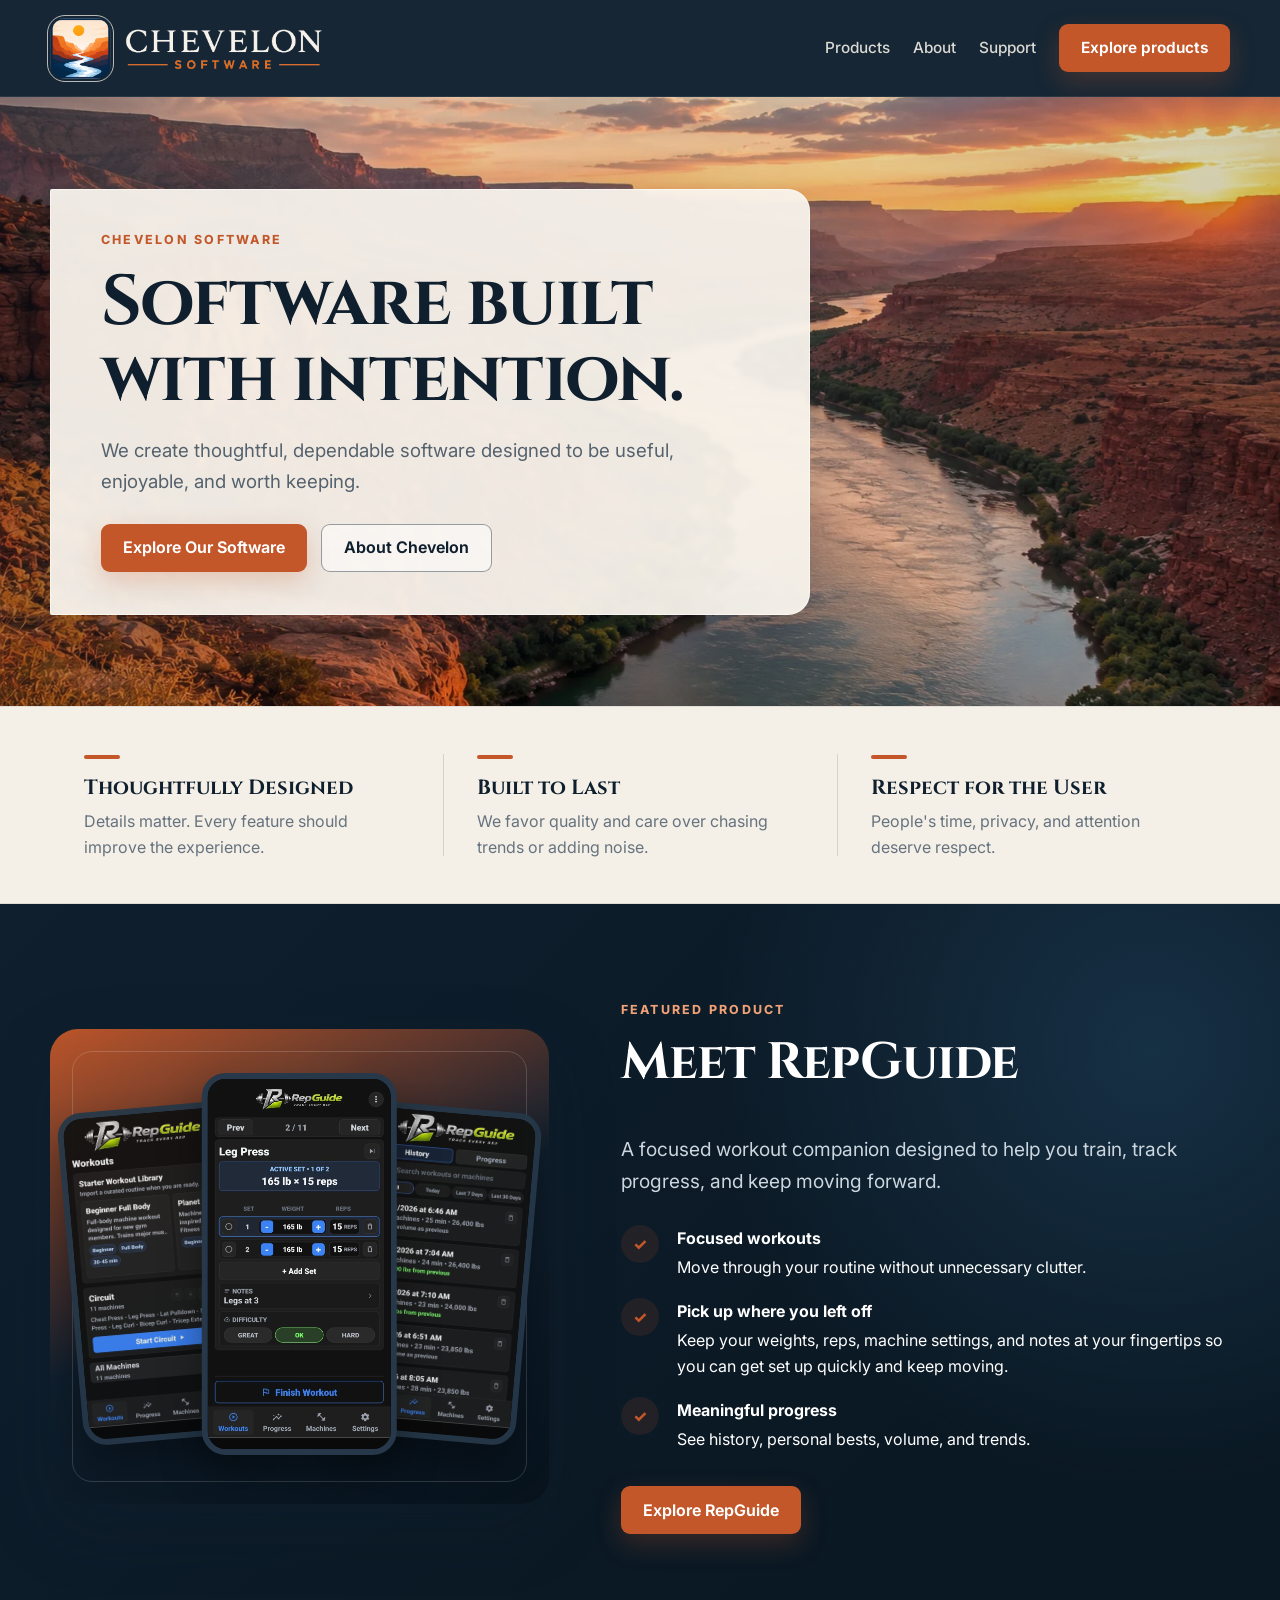
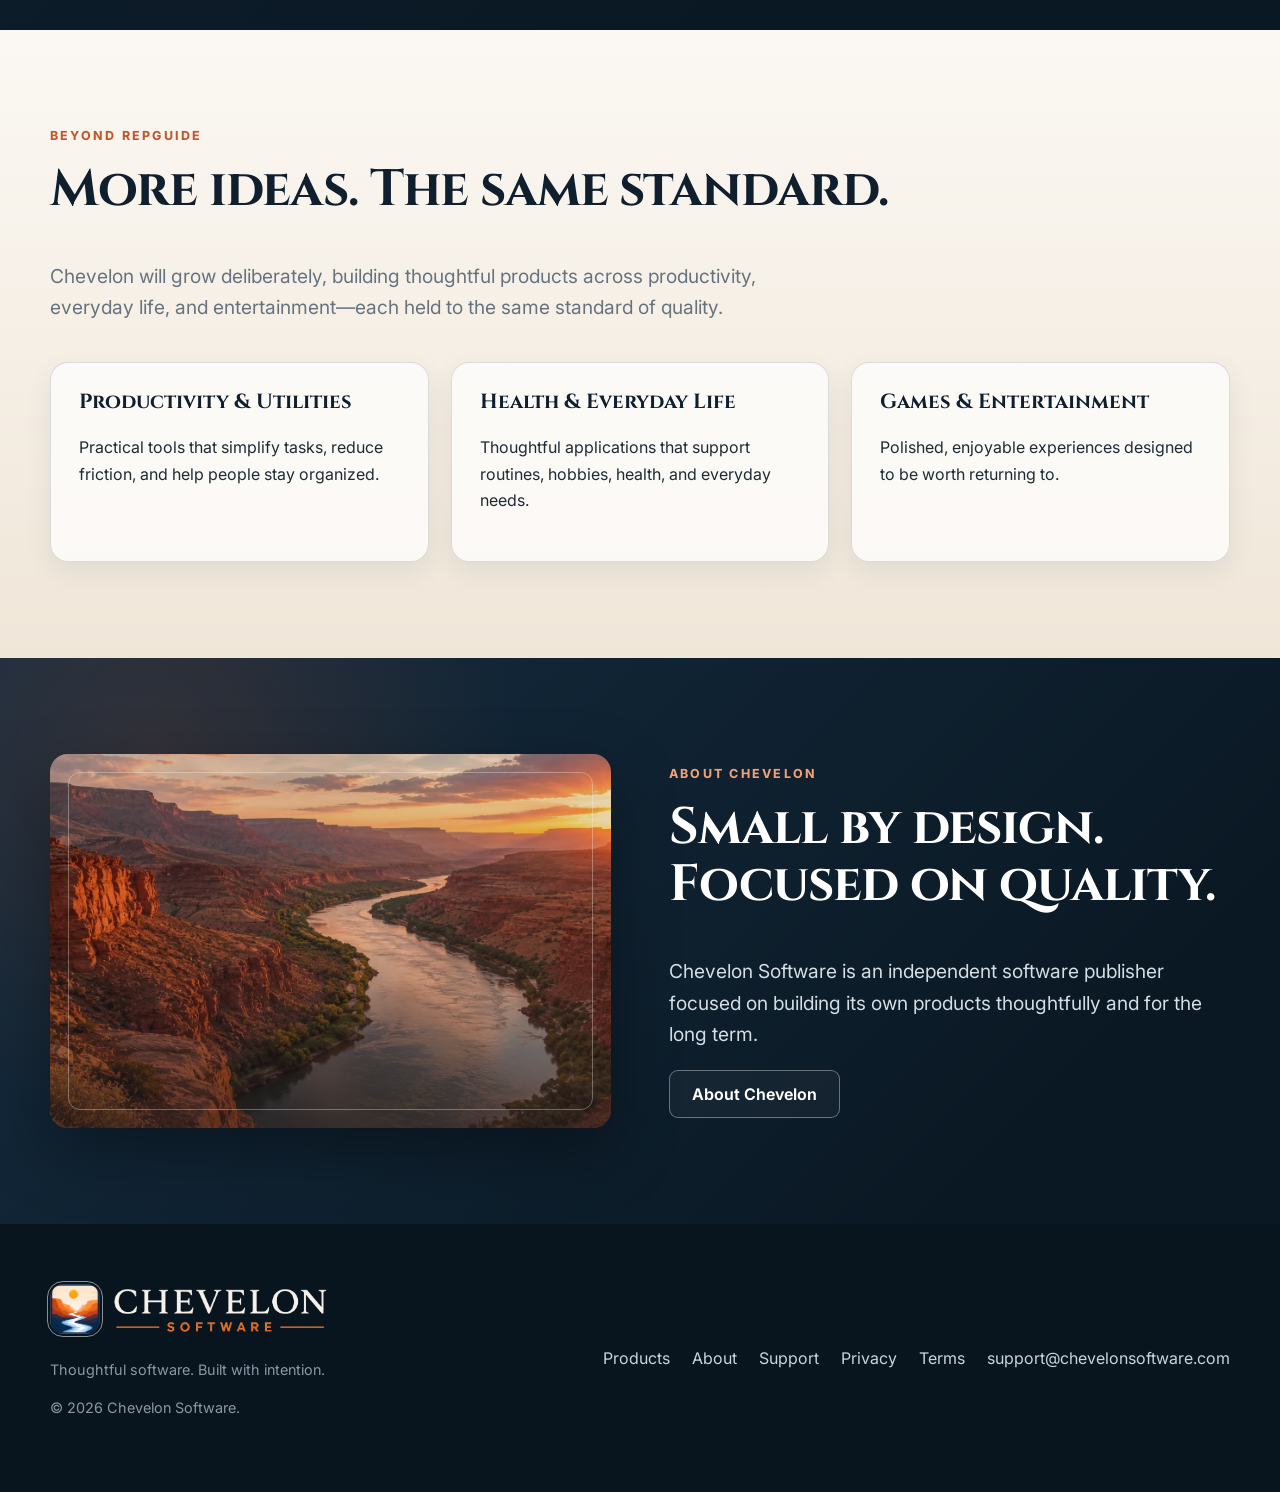
<file: index.html>
<!doctype html>
<html lang="en">
<head>

<meta charset="UTF-8">
<meta name="viewport" content="width=device-width, initial-scale=1.0">
<link rel="icon" type="image/png" sizes="32x32" href="assets/favicon-32x32.png">
<link rel="icon" type="image/png" sizes="16x16" href="assets/favicon-16x16.png">
<link rel="apple-touch-icon" sizes="180x180" href="assets/apple-touch-icon.png">
<link rel="stylesheet" href="css/styles.css">
<link rel="preconnect" href="https://fonts.googleapis.com">
<link rel="preconnect" href="https://fonts.gstatic.com" crossorigin>
<link href="https://fonts.googleapis.com/css2?family=Cinzel:wght@600&family=Inter:wght@400;500;600;700&display=swap" rel="stylesheet">

<title>Chevelon Software | Thoughtful Software Built to Last</title>
<meta name="description" content="Chevelon Software is an independent software publisher creating thoughtful, useful products designed for the long term.">
<meta property="og:title" content="Chevelon Software">
<meta property="og:description" content="Thoughtful software. Built with intention.">
<meta property="og:image" content="assets/chevelon-og-image-1200x630.png">
</head>
<body>

<header class="site-header">
  <div class="container nav-wrap">
    <a class="brand" href="index.html" aria-label="Chevelon Software home">
      <img
        class="brand-icon"
        src="assets/chevelon-icon-master.png"
        alt=""
        width="418"
        height="418"
      >
      <img
        class="brand-wordmark"
        src="assets/chevelon-wordmark-dark-transparent.png"
        alt="Chevelon Software"
        width="1305"
        height="315"
      >
    </a>
    <nav class="nav-links" aria-label="Primary navigation">
      <a href="products.html">Products</a>
      <a href="about.html">About</a>
      <a href="support.html">Support</a>
      <a class="btn btn-primary" href="products.html">Explore products</a>
    </nav>
  </div>
</header>

<main>
  
<section class="hero-photo">
  <div class="container hero-photo-inner">
    <div class="hero-photo-panel">
      <div class="eyebrow">Chevelon Software</div>
      <h1 class="hero-headline">
        <span>Software built</span>
        <span>with intention.</span>
      </h1>
      <p class="lead">We create thoughtful, dependable software designed to be useful, enjoyable, and worth keeping.</p>
      <div class="hero-actions">
        <a class="btn btn-primary" href="products.html">Explore Our Software</a>
        <a class="btn btn-secondary" href="about.html">About Chevelon</a>
      </div>
    </div>
  </div>
</section>


  <section class="values-strip home-values">
    <div class="container values-grid">
      <article class="value-item">
        <div class="value-mark" aria-hidden="true"></div>
        <h3>Thoughtfully Designed</h3>
        <p>Details matter. Every feature should improve the experience.</p>
      </article>
      <article class="value-item">
        <div class="value-mark" aria-hidden="true"></div>
        <h3>Built to Last</h3>
        <p>We favor quality and care over chasing trends or adding noise.</p>
      </article>
      <article class="value-item">
        <div class="value-mark" aria-hidden="true"></div>
        <h3>Respect for the User</h3>
        <p>People's time, privacy, and attention deserve respect.</p>
      </article>
    </div>
  </section>

  <section class="section section-dark">
    <div class="container product-feature">
      
<div class="product-visual repguide-showcase" aria-label="RepGuide app screenshots">
  <div class="repguide-phone repguide-phone-left">
    <picture>
      <source srcset="assets/repguide-workouts-screen.webp" type="image/webp">
      <img src="assets/repguide-workouts-screen.png" alt="RepGuide workouts screen" width="709" height="1392">
    </picture>
  </div>

  <div class="repguide-phone repguide-phone-center">
    <picture>
      <source srcset="assets/repguide-focused-workout-screen.webp" type="image/webp">
      <img src="assets/repguide-focused-workout-screen.png" alt="RepGuide focused workout screen" width="709" height="1392">
    </picture>
  </div>

  <div class="repguide-phone repguide-phone-right">
    <picture>
      <source srcset="assets/repguide-progress-screen.webp" type="image/webp">
      <img src="assets/repguide-progress-screen.png" alt="RepGuide progress history screen" width="709" height="1392">
    </picture>
  </div>
</div>
      <div class="product-copy">
        <div class="eyebrow eyebrow-light">Featured Product</div>
        <h2>Meet RepGuide</h2>
        <p class="lead">A focused workout companion designed to help you train, track progress, and keep moving forward.</p>
        <div class="feature-list">
          <div class="feature-row">
            <div class="feature-dot" aria-hidden="true">✓</div>
            <div><strong>Focused workouts</strong><span>Move through your routine without unnecessary clutter.</span></div>
          </div>
          <div class="feature-row">
            <div class="feature-dot" aria-hidden="true">✓</div>
            <div><strong>Pick up where you left off</strong><span>Keep your weights, reps, machine settings, and notes at your fingertips so you can get set up quickly and keep moving.</span></div>
          </div>
          <div class="feature-row">
            <div class="feature-dot" aria-hidden="true">✓</div>
            <div><strong>Meaningful progress</strong><span>See history, personal bests, volume, and trends.</span></div>
          </div>
        </div>
        <a class="btn btn-primary" href="repguide.html">Explore RepGuide</a>
      </div>
    </div>
  </section>

  <section class="section portfolio-section">
    <div class="container">
      <div class="eyebrow">Beyond RepGuide</div>
      <h2>More ideas. The same standard.</h2>
      <p class="lead">Chevelon will grow deliberately, building thoughtful products across productivity, everyday life, and entertainment—each held to the same standard of quality.</p>
      <div class="category-strip">
        <article class="category-card">
          <h3>Productivity & Utilities</h3>
          <p>Practical tools that simplify tasks, reduce friction, and help people stay organized.</p>
        </article>
        <article class="category-card">
          <h3>Health & Everyday Life</h3>
          <p>Thoughtful applications that support routines, hobbies, health, and everyday needs.</p>
        </article>
        <article class="category-card">
          <h3>Games & Entertainment</h3>
          <p>Polished, enjoyable experiences designed to be worth returning to.</p>
        </article>
      </div>
    </div>
  </section>

  <section class="section about-band">
    <div class="container split about-teaser">
      <div class="about-teaser-photo">
        <picture>
          <source srcset="assets/chevelon-hero-canyon.webp" type="image/webp">
          <img
            src="assets/chevelon-hero-canyon.png"
            alt="Sunlit canyon walls"
            width="1535"
            height="1024"
          >
        </picture>
      </div>
      <div class="about-teaser-copy">
        <div class="eyebrow eyebrow-light">About Chevelon</div>
        <h2>Small by design. Focused on quality.</h2>
        <p class="lead">Chevelon Software is an independent software publisher focused on building its own products thoughtfully and for the long term.</p>
        <a class="btn btn-secondary-light" href="about.html">About Chevelon</a>
      </div>
    </div>
  </section>
</main>

<footer class="site-footer">
  <div class="container footer-grid">
    <div>
      <div class="footer-logo" aria-label="Chevelon Software">
        <img class="footer-logo-icon" src="assets/chevelon-icon-master.png" alt="" width="418" height="418">
        <img class="footer-logo-wordmark" src="assets/chevelon-wordmark-dark-transparent.png" alt="Chevelon Software" width="1305" height="315">
      </div>
      <p class="small">Thoughtful software. Built with intention.</p>
      <p class="small">© <span data-year></span> Chevelon Software.</p>
    </div>
    <div class="footer-links">
      <a href="products.html">Products</a>
      <a href="about.html">About</a>
      <a href="support.html">Support</a>
      <a href="privacy.html">Privacy</a>
      <a href="terms.html">Terms</a>
      <a href="mailto:support@chevelonsoftware.com">support@chevelonsoftware.com</a>
    </div>
  </div>
</footer>
<script src="js/site.js"></script>

</body>
</html>
</file>
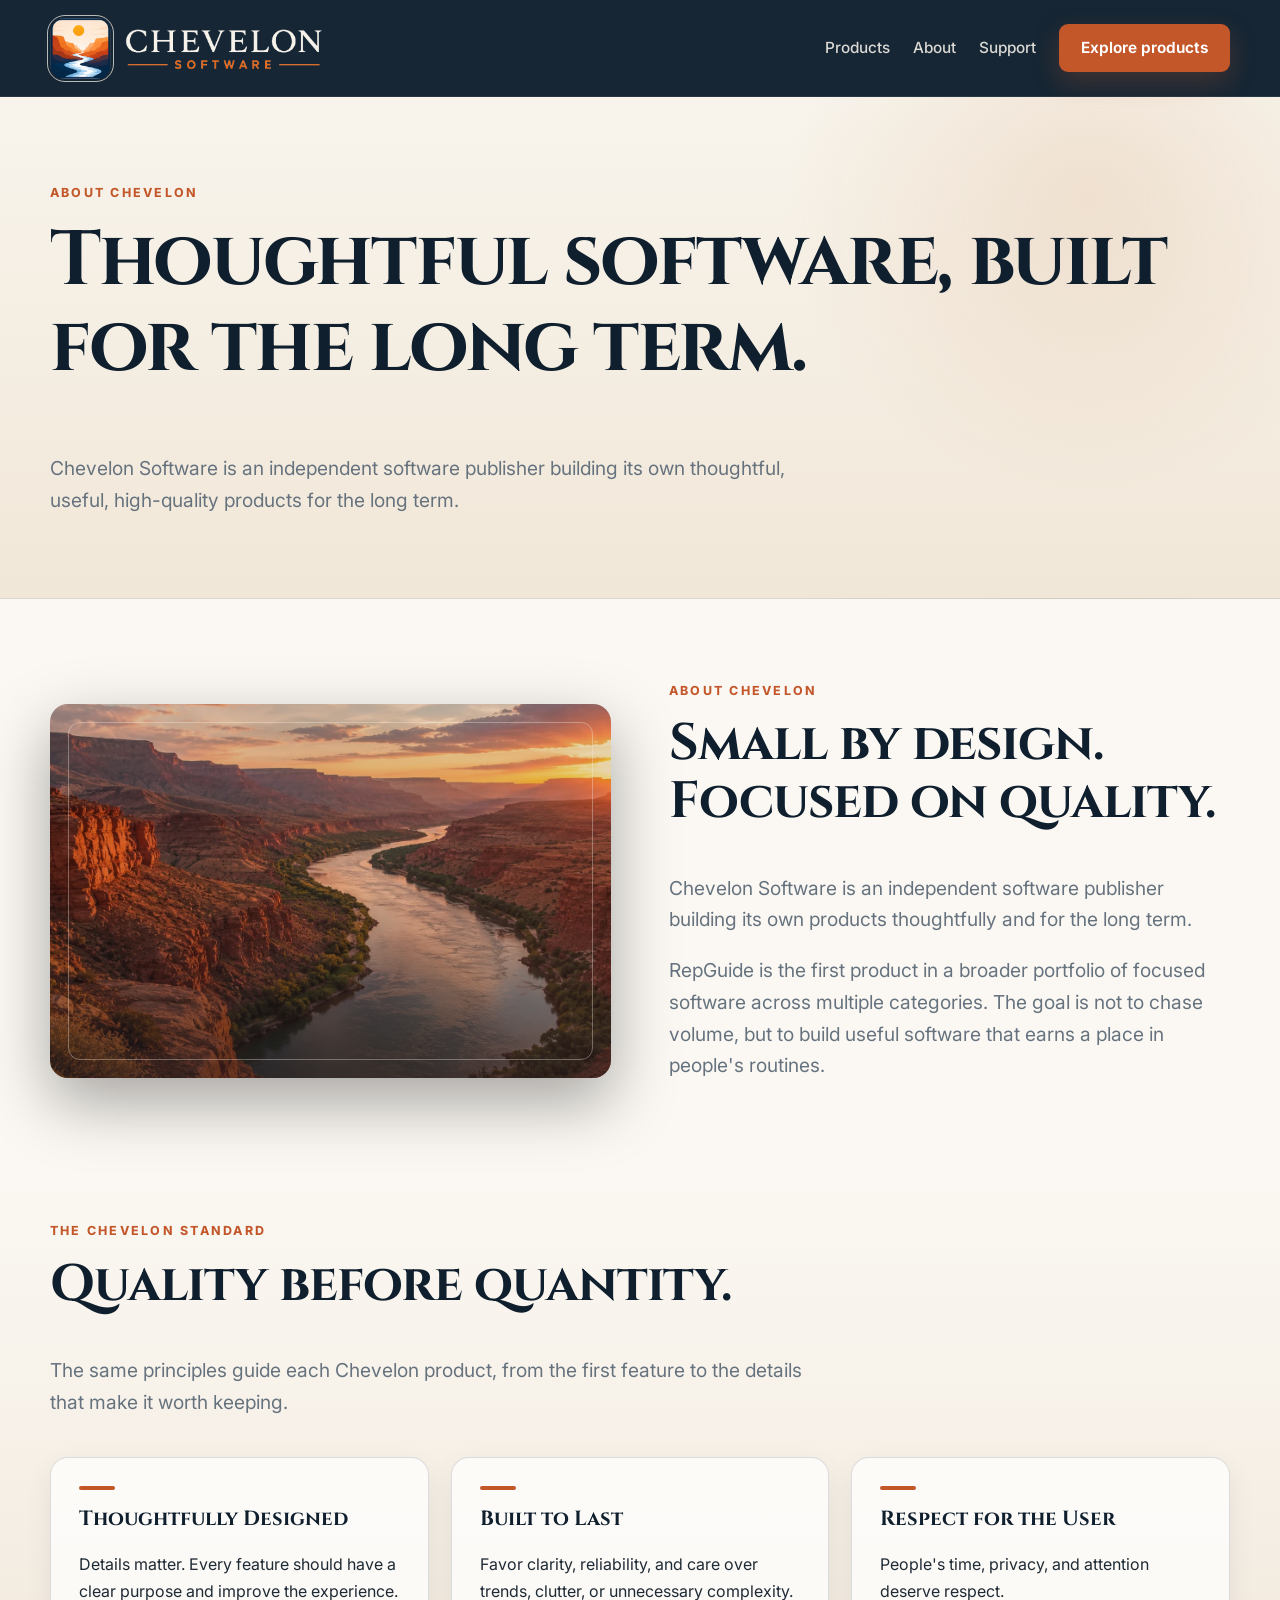
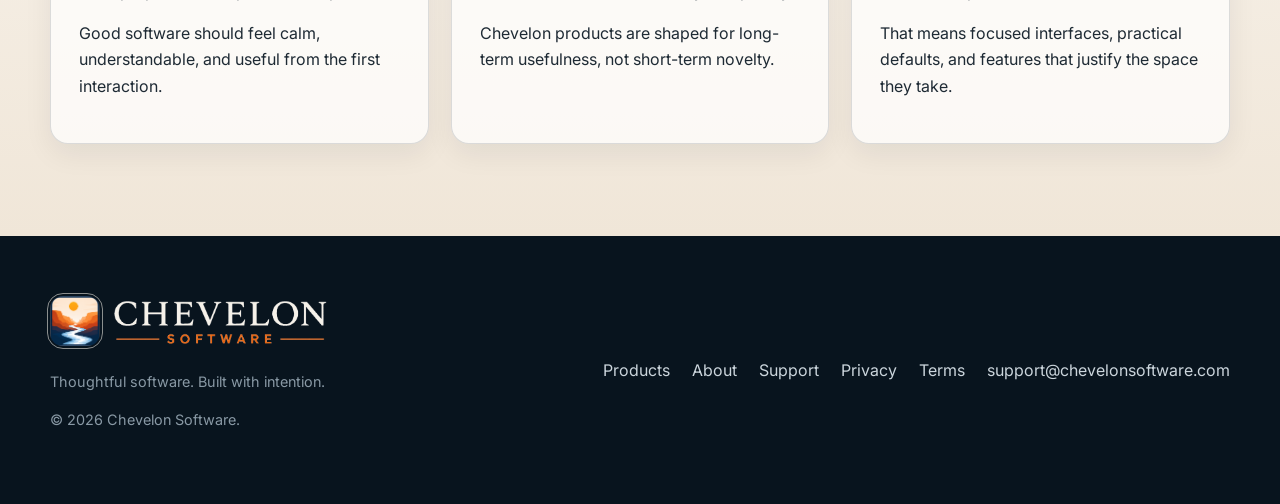
<file: about.html>
<!doctype html>
<html lang="en">
<head>
<meta charset="UTF-8">
<meta name="viewport" content="width=device-width, initial-scale=1.0">
<link rel="icon" type="image/png" sizes="32x32" href="assets/favicon-32x32.png">
<link rel="icon" type="image/png" sizes="16x16" href="assets/favicon-16x16.png">
<link rel="apple-touch-icon" sizes="180x180" href="assets/apple-touch-icon.png">
<link rel="stylesheet" href="css/styles.css">
<link rel="preconnect" href="https://fonts.googleapis.com">
<link rel="preconnect" href="https://fonts.gstatic.com" crossorigin>
<link href="https://fonts.googleapis.com/css2?family=Cinzel:wght@600&family=Inter:wght@400;500;600;700&display=swap" rel="stylesheet">
<title>About | Chevelon Software</title>
<meta name="description" content="Learn about Chevelon Software, an independent publisher building thoughtful, useful products for the long term.">
</head>
<body>

<header class="site-header">
  <div class="container nav-wrap">
    <a class="brand" href="index.html" aria-label="Chevelon Software home">
      <img
        class="brand-icon"
        src="assets/chevelon-icon-master.png"
        alt=""
        width="418"
        height="418"
      >
      <img
        class="brand-wordmark"
        src="assets/chevelon-wordmark-dark-transparent.png"
        alt="Chevelon Software"
        width="1305"
        height="315"
      >
    </a>
    <nav class="nav-links" aria-label="Primary navigation">
      <a href="products.html">Products</a>
      <a href="about.html">About</a>
      <a href="support.html">Support</a>
      <a class="btn btn-primary" href="products.html">Explore products</a>
    </nav>
  </div>
</header>

<main>
<section class="page-hero about-page-hero"><div class="container"><div class="eyebrow">About Chevelon</div><h1>Thoughtful software, built for the long term.</h1><p class="lead">Chevelon Software is an independent software publisher building its own thoughtful, useful, high-quality products for the long term.</p></div></section>
<section class="section about-intro-section"><div class="container split about-teaser">
<div class="about-teaser-photo">
  <picture>
    <source srcset="assets/chevelon-hero-canyon.webp" type="image/webp">
    <img src="assets/chevelon-hero-canyon.png" alt="Sunlit canyon walls" width="1535" height="1024">
  </picture>
</div>
<div class="about-teaser-copy"><div class="eyebrow">About Chevelon</div><h2>Small by design. Focused on quality.</h2><p class="lead">Chevelon Software is an independent software publisher building its own products thoughtfully and for the long term.</p><p>RepGuide is the first product in a broader portfolio of focused software across multiple categories. The goal is not to chase volume, but to build useful software that earns a place in people's routines.</p></div>
</div></section>
<section class="section about-standard-section"><div class="container">
  <div class="eyebrow">The Chevelon Standard</div>
  <h2>Quality before quantity.</h2>
  <p class="lead">The same principles guide each Chevelon product, from the first feature to the details that make it worth keeping.</p>
  <div class="about-principles-grid">
    <article class="category-card">
      <div class="value-mark" aria-hidden="true"></div>
      <h3>Thoughtfully Designed</h3>
      <p>Details matter. Every feature should have a clear purpose and improve the experience.</p>
      <p>Good software should feel calm, understandable, and useful from the first interaction.</p>
    </article>
    <article class="category-card">
      <div class="value-mark" aria-hidden="true"></div>
      <h3>Built to Last</h3>
      <p>Favor clarity, reliability, and care over trends, clutter, or unnecessary complexity.</p>
      <p>Chevelon products are shaped for long-term usefulness, not short-term novelty.</p>
    </article>
    <article class="category-card">
      <div class="value-mark" aria-hidden="true"></div>
      <h3>Respect for the User</h3>
      <p>People's time, privacy, and attention deserve respect.</p>
      <p>That means focused interfaces, practical defaults, and features that justify the space they take.</p>
    </article>
  </div>
</div></section>
</main>

<footer class="site-footer">
  <div class="container footer-grid">
    <div>
      <div class="footer-logo" aria-label="Chevelon Software">
        <img class="footer-logo-icon" src="assets/chevelon-icon-master.png" alt="" width="418" height="418">
        <img class="footer-logo-wordmark" src="assets/chevelon-wordmark-dark-transparent.png" alt="Chevelon Software" width="1305" height="315">
      </div>
      <p class="small">Thoughtful software. Built with intention.</p>
      <p class="small">© <span data-year></span> Chevelon Software.</p>
    </div>
    <div class="footer-links">
      <a href="products.html">Products</a>
      <a href="about.html">About</a>
      <a href="support.html">Support</a>
      <a href="privacy.html">Privacy</a>
      <a href="terms.html">Terms</a>
      <a href="mailto:support@chevelonsoftware.com">support@chevelonsoftware.com</a>
    </div>
  </div>
</footer>
<script src="js/site.js"></script>

</body></html>
</file>
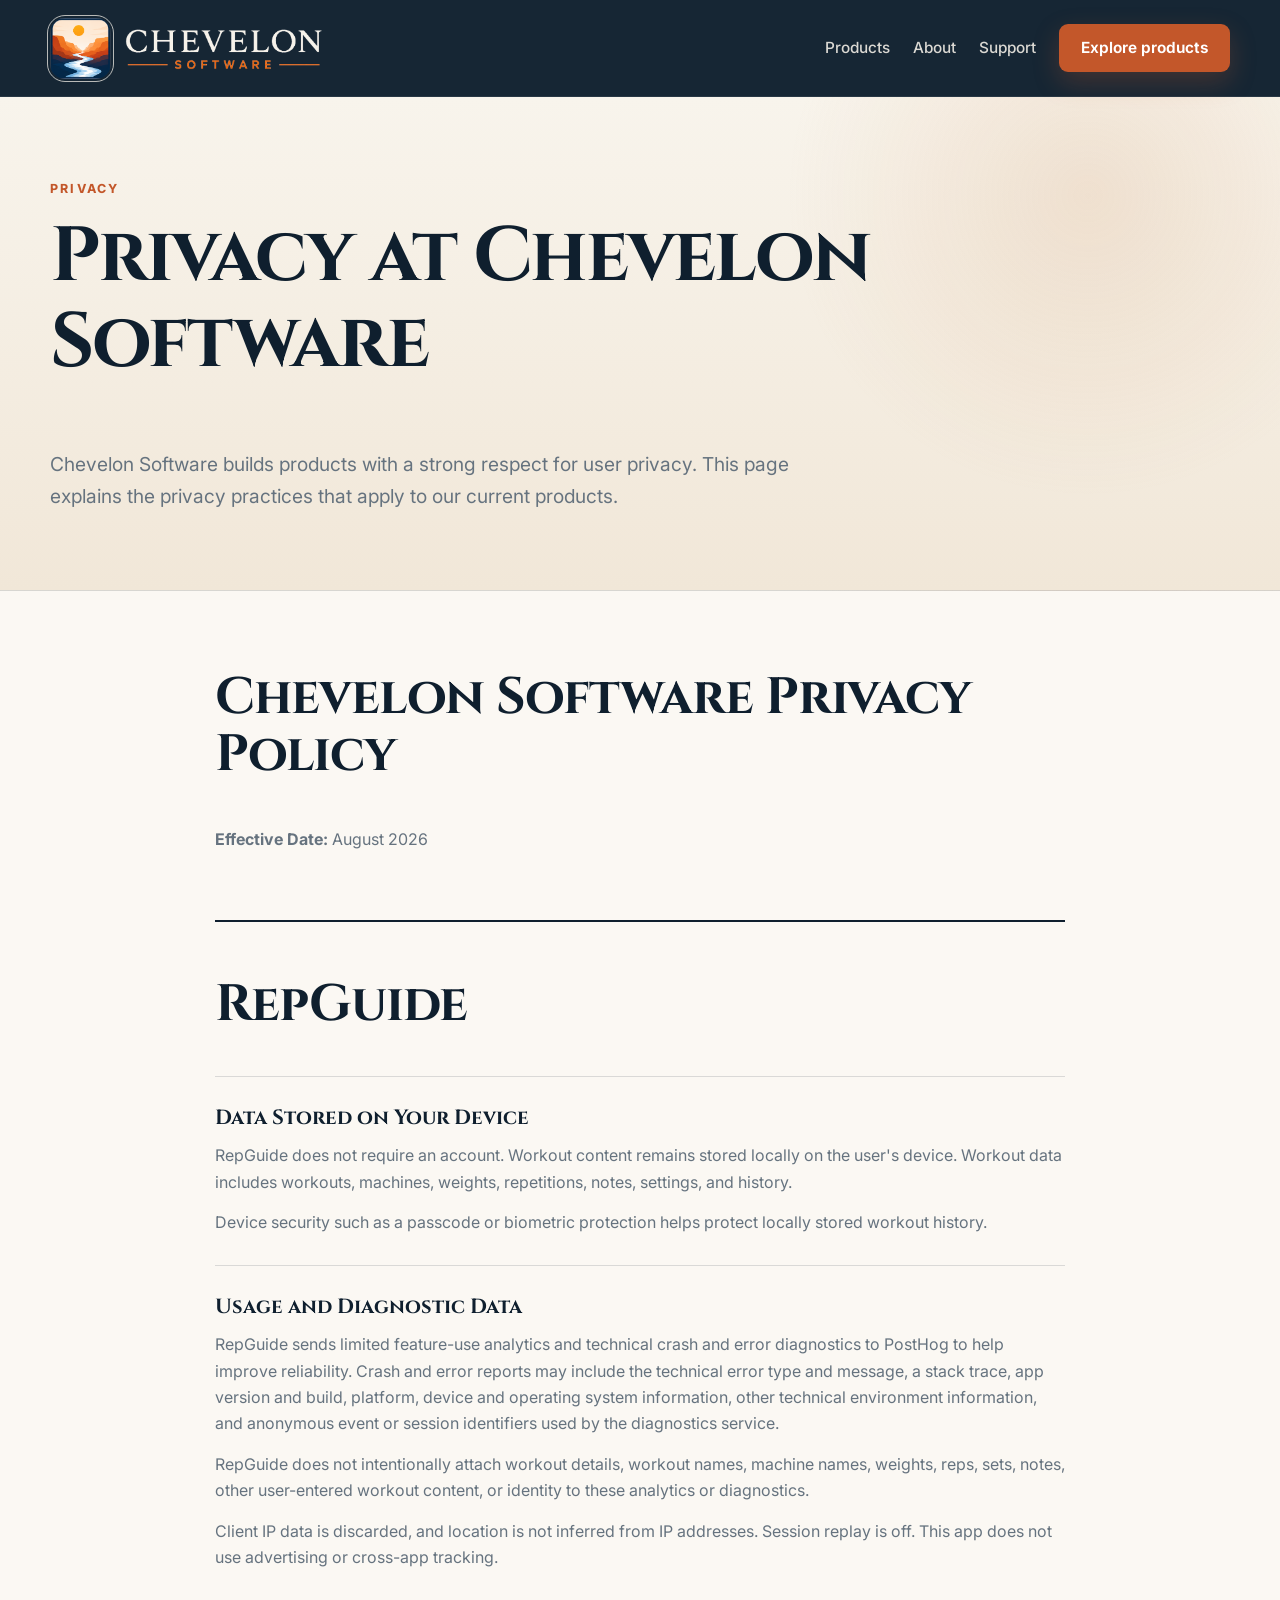
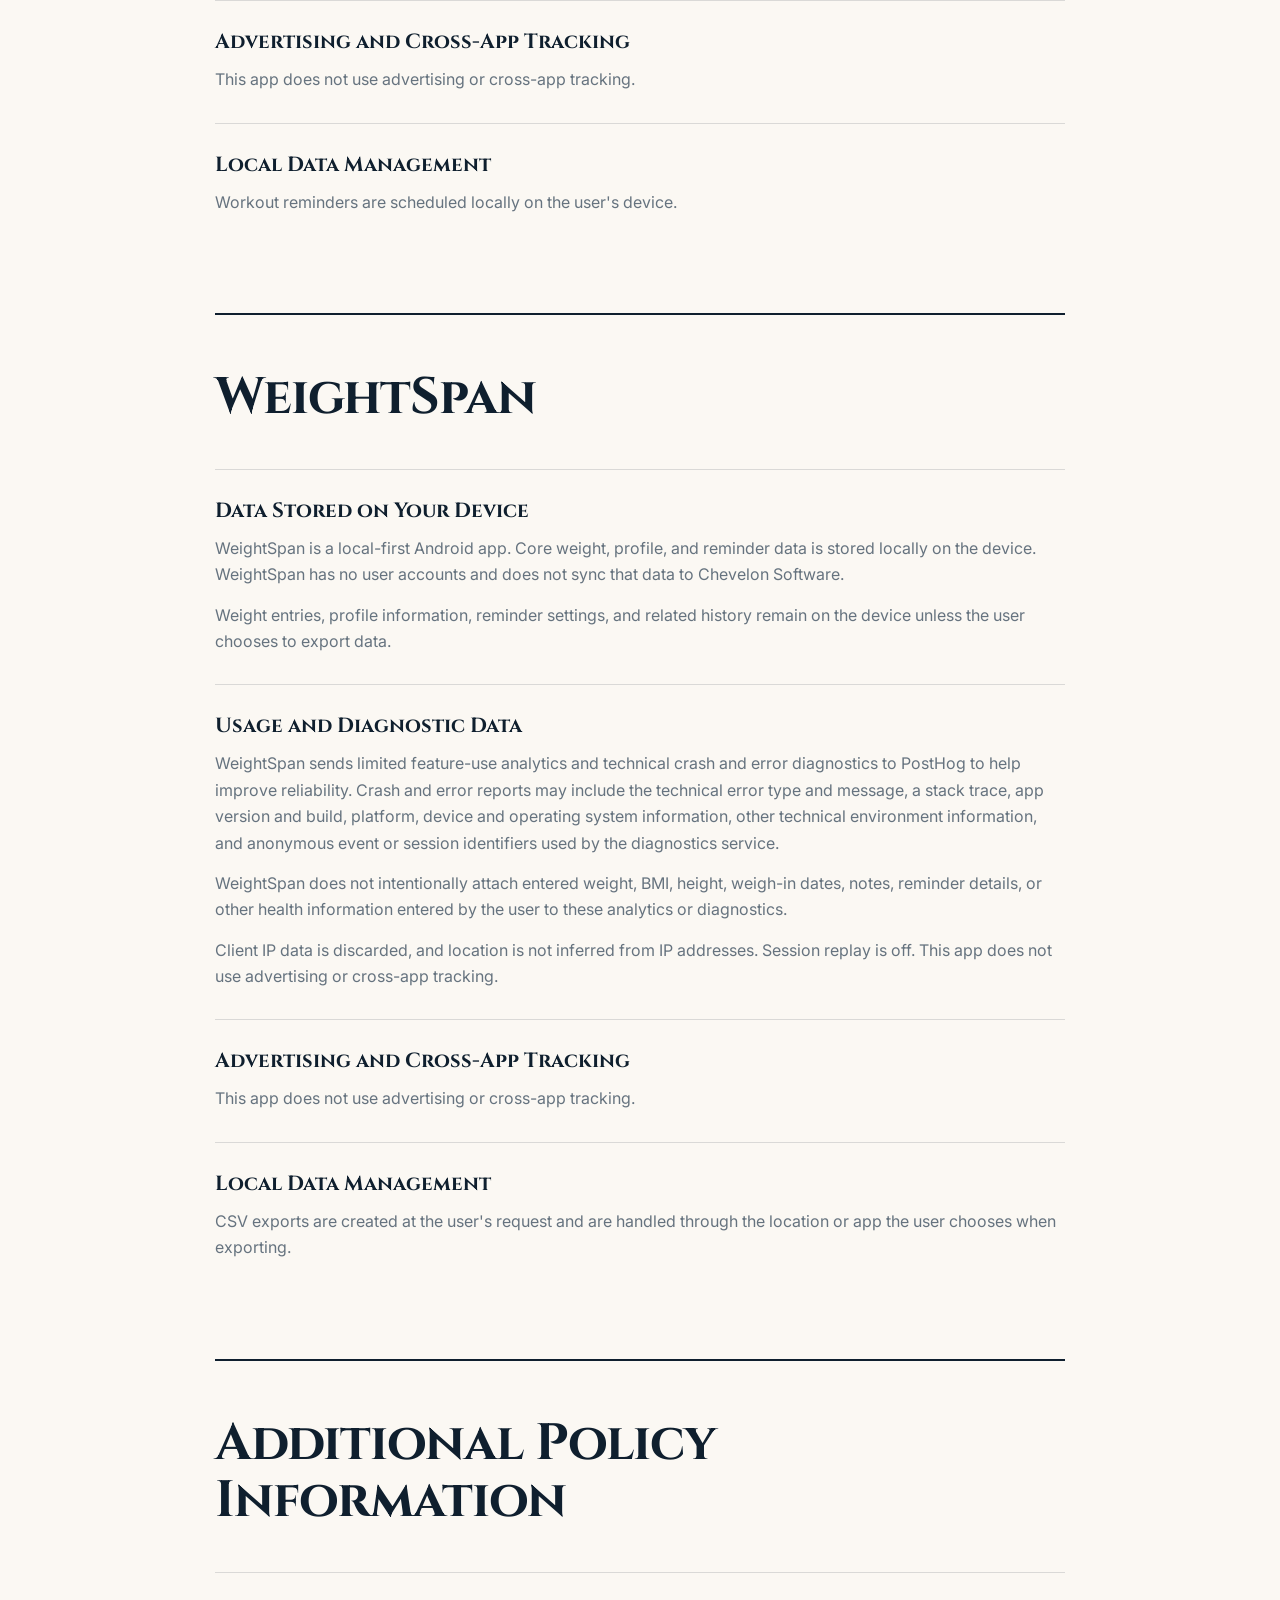
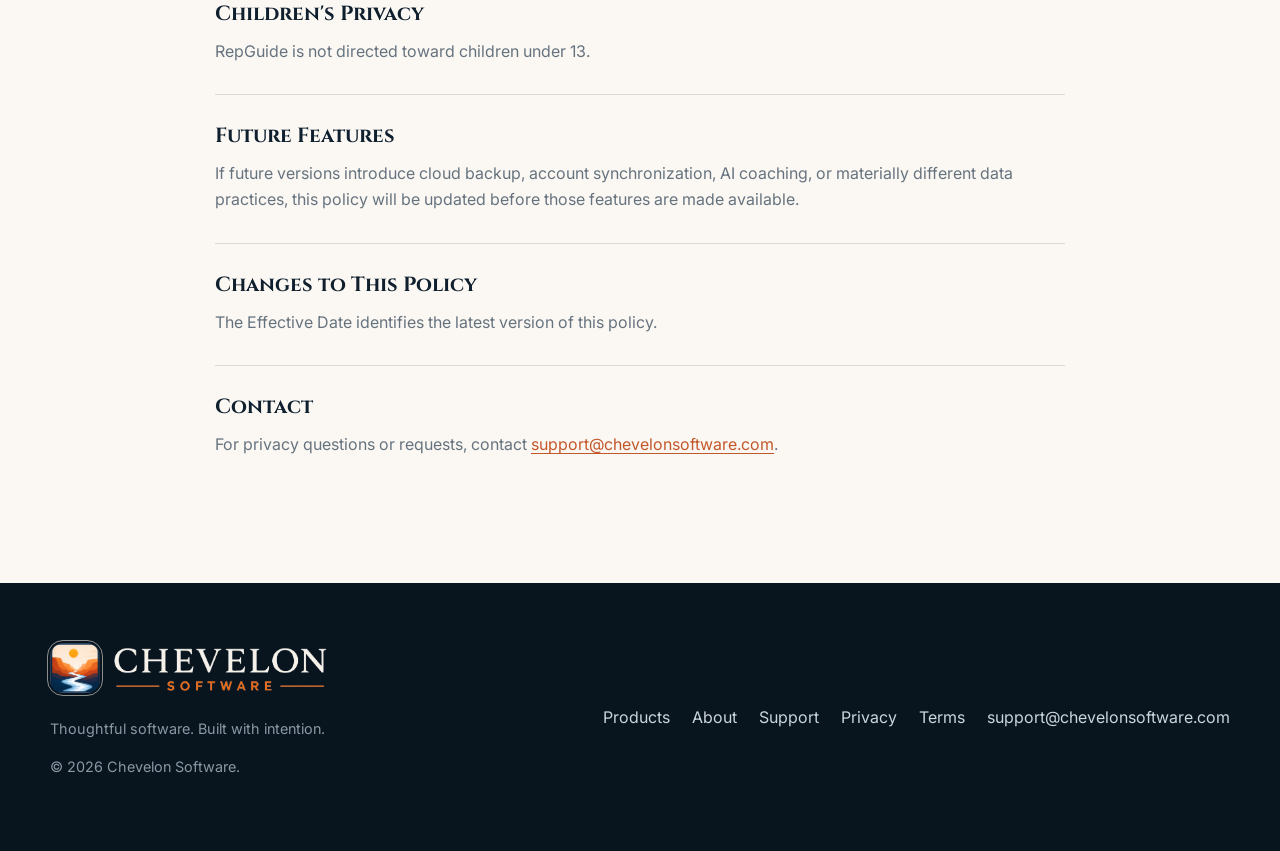
<file: privacy.html>
<!doctype html>
<html lang="en">
<head>
<meta charset="UTF-8">
<meta name="viewport" content="width=device-width, initial-scale=1.0">
<link rel="icon" type="image/png" sizes="32x32" href="assets/favicon-32x32.png">
<link rel="icon" type="image/png" sizes="16x16" href="assets/favicon-16x16.png">
<link rel="apple-touch-icon" sizes="180x180" href="assets/apple-touch-icon.png">
<link rel="stylesheet" href="css/styles.css">
<link rel="preconnect" href="https://fonts.googleapis.com">
<link rel="preconnect" href="https://fonts.gstatic.com" crossorigin>
<link href="https://fonts.googleapis.com/css2?family=Cinzel:wght@600&family=Inter:wght@400;500;600;700&display=swap" rel="stylesheet">
<title>Privacy | Chevelon Software</title>
<meta name="description" content="Learn how Chevelon Software handles privacy and how RepGuide and WeightSpan store and process product data.">
</head>
<body>

<header class="site-header">
  <div class="container nav-wrap">
    <a class="brand" href="index.html" aria-label="Chevelon Software home">
      <img
        class="brand-icon"
        src="assets/chevelon-icon-master.png"
        alt=""
        width="418"
        height="418"
      >
      <img
        class="brand-wordmark"
        src="assets/chevelon-wordmark-dark-transparent.png"
        alt="Chevelon Software"
        width="1305"
        height="315"
      >
    </a>
    <nav class="nav-links" aria-label="Primary navigation">
      <a href="products.html">Products</a>
      <a href="about.html">About</a>
      <a href="support.html">Support</a>
      <a class="btn btn-primary" href="products.html">Explore products</a>
    </nav>
  </div>
</header>

<main>
<section class="page-hero privacy-page-hero">
  <div class="container">
    <div class="eyebrow">Privacy</div>
    <h1>Privacy at Chevelon Software</h1>
    <p class="lead">Chevelon Software builds products with a strong respect for user privacy. This page explains the privacy practices that apply to our current products.</p>
  </div>
</section>

<section class="section privacy-section">
  <div class="container privacy-content">
    <h2>Chevelon Software Privacy Policy</h2>
    <p class="privacy-effective-date"><strong>Effective Date:</strong> August 2026</p>

    <div class="product-privacy-policy">
      <h2>RepGuide</h2>

      <article class="privacy-policy-block">
        <h3>Data Stored on Your Device</h3>
        <p>RepGuide does not require an account. Workout content remains stored locally on the user's device. Workout data includes workouts, machines, weights, repetitions, notes, settings, and history.</p>
        <p>Device security such as a passcode or biometric protection helps protect locally stored workout history.</p>
      </article>

      <article class="privacy-policy-block">
        <h3>Usage and Diagnostic Data</h3>
        <p>RepGuide sends limited feature-use analytics and technical crash and error diagnostics to PostHog to help improve reliability. Crash and error reports may include the technical error type and message, a stack trace, app version and build, platform, device and operating system information, other technical environment information, and anonymous event or session identifiers used by the diagnostics service.</p>
        <p>RepGuide does not intentionally attach workout details, workout names, machine names, weights, reps, sets, notes, other user-entered workout content, or identity to these analytics or diagnostics.</p>
        <p>Client IP data is discarded, and location is not inferred from IP addresses. Session replay is off. This app does not use advertising or cross-app tracking.</p>
      </article>

      <article class="privacy-policy-block">
        <h3>Advertising and Cross-App Tracking</h3>
        <p>This app does not use advertising or cross-app tracking.</p>
      </article>

      <article class="privacy-policy-block">
        <h3>Local Data Management</h3>
        <p>Workout reminders are scheduled locally on the user's device.</p>
      </article>
    </div>

    <div class="product-privacy-policy" id="weightspan-privacy">
      <h2>WeightSpan</h2>

      <article class="privacy-policy-block">
        <h3>Data Stored on Your Device</h3>
        <p>WeightSpan is a local-first Android app. Core weight, profile, and reminder data is stored locally on the device. WeightSpan has no user accounts and does not sync that data to Chevelon Software.</p>
        <p>Weight entries, profile information, reminder settings, and related history remain on the device unless the user chooses to export data.</p>
      </article>

      <article class="privacy-policy-block">
        <h3>Usage and Diagnostic Data</h3>
        <p>WeightSpan sends limited feature-use analytics and technical crash and error diagnostics to PostHog to help improve reliability. Crash and error reports may include the technical error type and message, a stack trace, app version and build, platform, device and operating system information, other technical environment information, and anonymous event or session identifiers used by the diagnostics service.</p>
        <p>WeightSpan does not intentionally attach entered weight, BMI, height, weigh-in dates, notes, reminder details, or other health information entered by the user to these analytics or diagnostics.</p>
        <p>Client IP data is discarded, and location is not inferred from IP addresses. Session replay is off. This app does not use advertising or cross-app tracking.</p>
      </article>

      <article class="privacy-policy-block">
        <h3>Advertising and Cross-App Tracking</h3>
        <p>This app does not use advertising or cross-app tracking.</p>
      </article>

      <article class="privacy-policy-block">
        <h3>Local Data Management</h3>
        <p>CSV exports are created at the user's request and are handled through the location or app the user chooses when exporting.</p>
      </article>
    </div>

    <div class="product-privacy-policy">
      <h2>Additional Policy Information</h2>

      <article class="privacy-policy-block">
        <h3>Children's Privacy</h3>
        <p>RepGuide is not directed toward children under 13.</p>
      </article>

      <article class="privacy-policy-block">
        <h3>Future Features</h3>
        <p>If future versions introduce cloud backup, account synchronization, AI coaching, or materially different data practices, this policy will be updated before those features are made available.</p>
      </article>

      <article class="privacy-policy-block">
        <h3>Changes to This Policy</h3>
        <p>The Effective Date identifies the latest version of this policy.</p>
      </article>

      <article class="privacy-policy-block">
        <h3>Contact</h3>
        <p>For privacy questions or requests, contact <a href="mailto:support@chevelonsoftware.com">support@chevelonsoftware.com</a>.</p>
      </article>
    </div>
  </div>
</section>
</main>

<footer class="site-footer">
  <div class="container footer-grid">
    <div>
      <div class="footer-logo" aria-label="Chevelon Software">
        <img class="footer-logo-icon" src="assets/chevelon-icon-master.png" alt="" width="418" height="418">
        <img class="footer-logo-wordmark" src="assets/chevelon-wordmark-dark-transparent.png" alt="Chevelon Software" width="1305" height="315">
      </div>
      <p class="small">Thoughtful software. Built with intention.</p>
      <p class="small">© <span data-year></span> Chevelon Software.</p>
    </div>
    <div class="footer-links">
      <a href="products.html">Products</a>
      <a href="about.html">About</a>
      <a href="support.html">Support</a>
      <a href="privacy.html">Privacy</a>
      <a href="terms.html">Terms</a>
      <a href="mailto:support@chevelonsoftware.com">support@chevelonsoftware.com</a>
    </div>
  </div>
</footer>
<script src="js/site.js"></script>

</body></html>
</file>
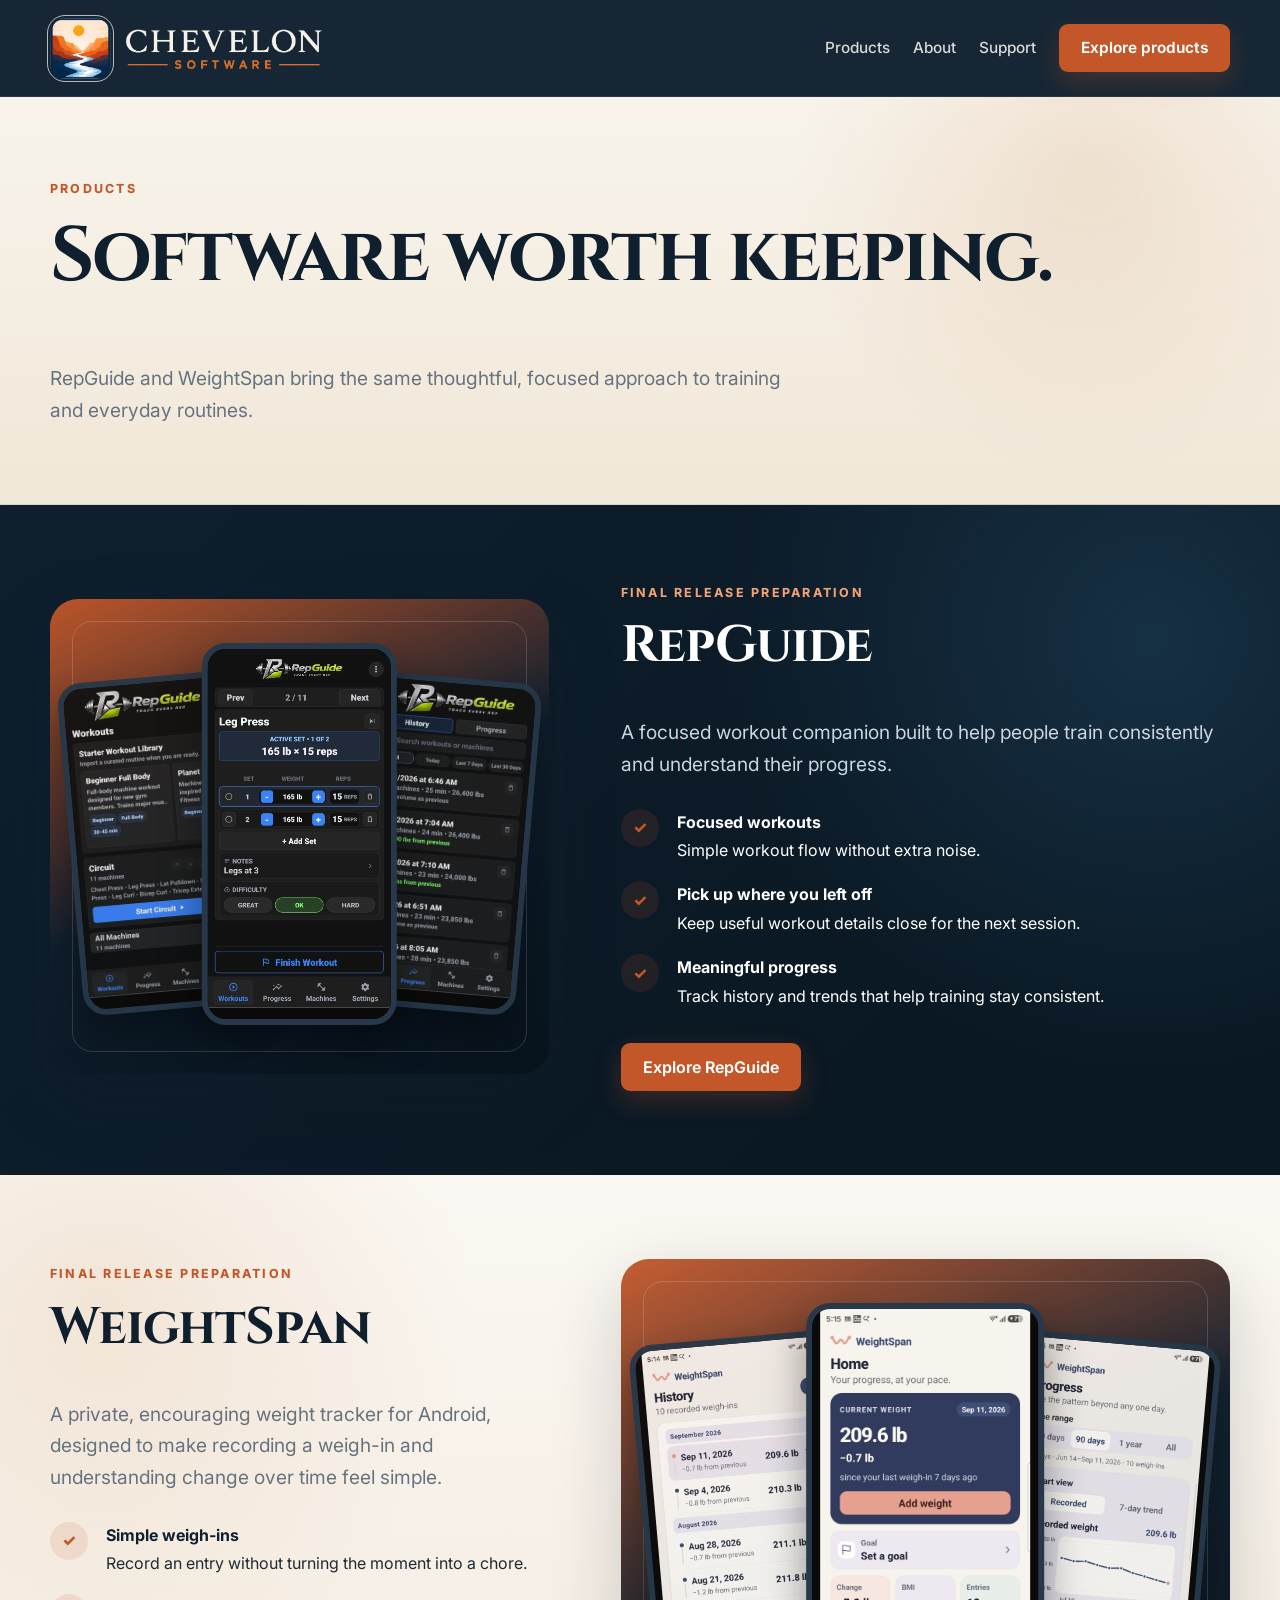
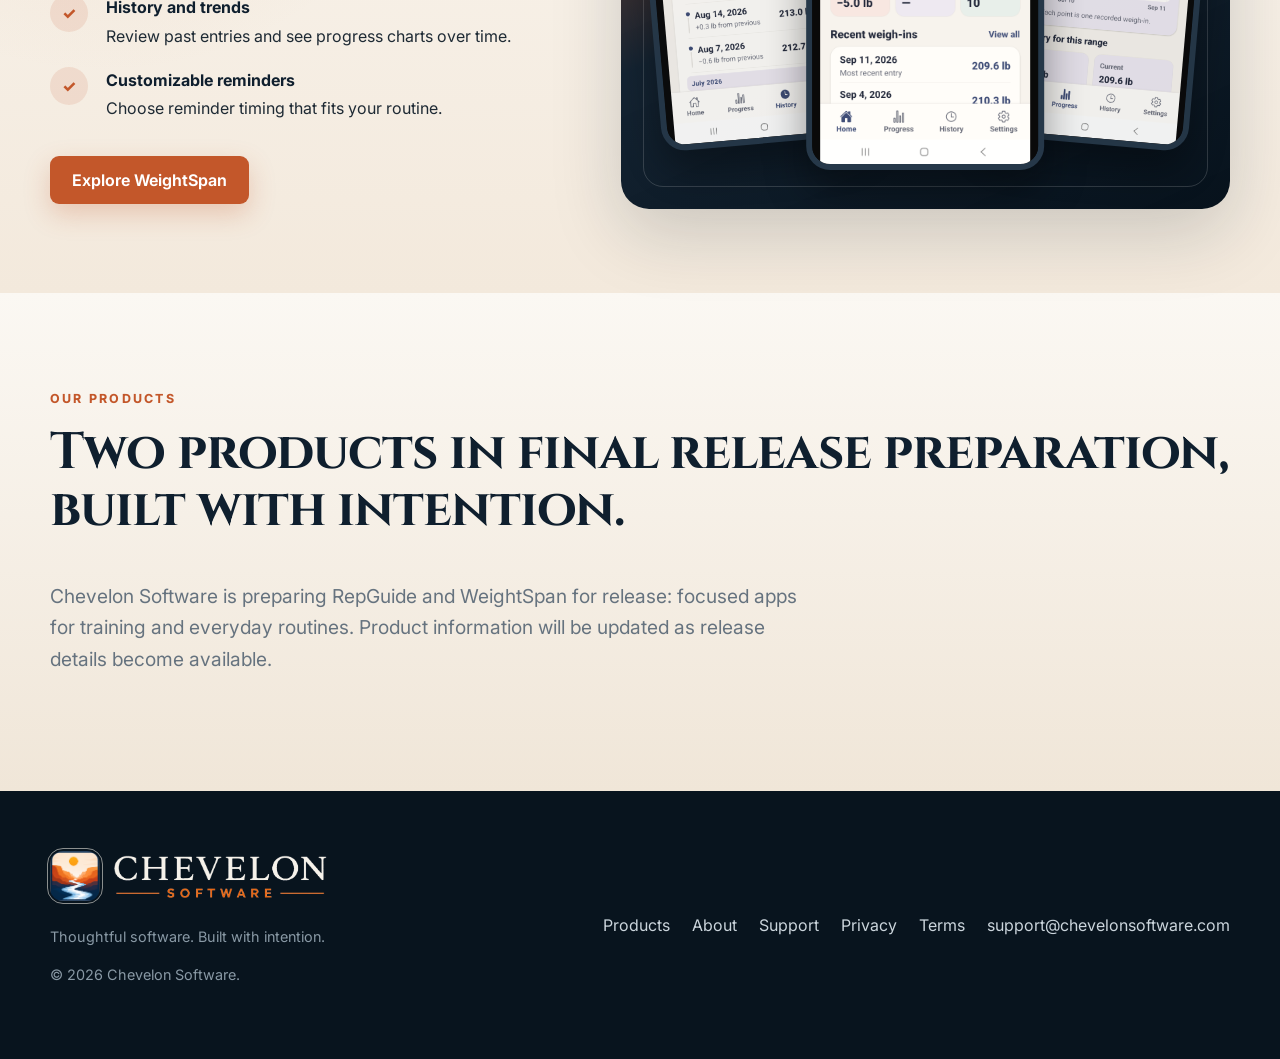
<file: products.html>
<!doctype html>
<html lang="en">
<head>
<meta charset="UTF-8">
<meta name="viewport" content="width=device-width, initial-scale=1.0">
<link rel="icon" type="image/png" sizes="32x32" href="assets/favicon-32x32.png">
<link rel="icon" type="image/png" sizes="16x16" href="assets/favicon-16x16.png">
<link rel="apple-touch-icon" sizes="180x180" href="assets/apple-touch-icon.png">
<link rel="stylesheet" href="css/styles.css?v=weightspan-gallery-2">
<link rel="preconnect" href="https://fonts.googleapis.com">
<link rel="preconnect" href="https://fonts.gstatic.com" crossorigin>
<link href="https://fonts.googleapis.com/css2?family=Cinzel:wght@600&family=Inter:wght@400;500;600;700&display=swap" rel="stylesheet">
<title>Products | Chevelon Software</title>
<meta name="description" content="Explore RepGuide and WeightSpan, thoughtful software from Chevelon Software for training, routines, and everyday progress.">
</head>
<body>

<header class="site-header">
  <div class="container nav-wrap">
    <a class="brand" href="index.html" aria-label="Chevelon Software home">
      <img
        class="brand-icon"
        src="assets/chevelon-icon-master.png"
        alt=""
        width="418"
        height="418"
      >
      <img
        class="brand-wordmark"
        src="assets/chevelon-wordmark-dark-transparent.png"
        alt="Chevelon Software"
        width="1305"
        height="315"
      >
    </a>
    <nav class="nav-links" aria-label="Primary navigation">
      <a href="products.html">Products</a>
      <a href="about.html">About</a>
      <a href="support.html">Support</a>
      <a class="btn btn-primary" href="products.html">Explore products</a>
    </nav>
  </div>
</header>

<main>
<section class="page-hero products-page-hero"><div class="container"><div class="eyebrow">Products</div><h1>Software worth keeping.</h1><p class="lead">RepGuide and WeightSpan bring the same thoughtful, focused approach to training and everyday routines.</p></div></section>
<section class="section section-dark products-repguide-section"><div class="container product-feature">
<div class="product-visual repguide-showcase" aria-label="RepGuide app screenshots">
  <div class="repguide-phone repguide-phone-left">
    <picture>
      <source srcset="assets/repguide-workouts-screen.webp" type="image/webp">
      <img src="assets/repguide-workouts-screen.png" alt="RepGuide workouts screen" width="709" height="1392">
    </picture>
  </div>

  <div class="repguide-phone repguide-phone-center">
    <picture>
      <source srcset="assets/repguide-focused-workout-screen.webp" type="image/webp">
      <img src="assets/repguide-focused-workout-screen.png" alt="RepGuide focused workout screen" width="709" height="1392">
    </picture>
  </div>

  <div class="repguide-phone repguide-phone-right">
    <picture>
      <source srcset="assets/repguide-progress-screen.webp" type="image/webp">
      <img src="assets/repguide-progress-screen.png" alt="RepGuide progress history screen" width="709" height="1392">
    </picture>
  </div>
</div>
<div class="product-copy"><div class="eyebrow eyebrow-light">Final Release Preparation</div><h2>RepGuide</h2><p class="lead">A focused workout companion built to help people train consistently and understand their progress.</p><div class="feature-list"><div class="feature-row"><div class="feature-dot" aria-hidden="true">&#10003;</div><div><strong>Focused workouts</strong><span>Simple workout flow without extra noise.</span></div></div><div class="feature-row"><div class="feature-dot" aria-hidden="true">&#10003;</div><div><strong>Pick up where you left off</strong><span>Keep useful workout details close for the next session.</span></div></div><div class="feature-row"><div class="feature-dot" aria-hidden="true">&#10003;</div><div><strong>Meaningful progress</strong><span>Track history and trends that help training stay consistent.</span></div></div></div><a class="btn btn-primary" href="repguide.html">Explore RepGuide</a></div>
</div></section>
<section class="section products-weightspan-section"><div class="container product-feature weightspan-product-feature">
  <div class="product-copy">
    <div class="eyebrow">Final Release Preparation</div>
    <h2>WeightSpan</h2>
    <p class="lead">A private, encouraging weight tracker for Android, designed to make recording a weigh-in and understanding change over time feel simple.</p>
    <div class="feature-list">
      <div class="feature-row"><div class="feature-dot" aria-hidden="true">&#10003;</div><div><strong>Simple weigh-ins</strong><span>Record an entry without turning the moment into a chore.</span></div></div>
      <div class="feature-row"><div class="feature-dot" aria-hidden="true">&#10003;</div><div><strong>History and trends</strong><span>Review past entries and see progress charts over time.</span></div></div>
      <div class="feature-row"><div class="feature-dot" aria-hidden="true">&#10003;</div><div><strong>Customizable reminders</strong><span>Choose reminder timing that fits your routine.</span></div></div>
    </div>
    <a class="btn btn-primary" href="weightspan.html">Explore WeightSpan</a>
  </div>
  <div class="product-visual repguide-showcase" aria-label="WeightSpan app screenshots with sample data">
    <div class="repguide-phone repguide-phone-left">
      <img src="assets/weightspan-history.png" alt="WeightSpan history screen with sample data" width="1080" height="2340">
    </div>
    <div class="repguide-phone repguide-phone-center">
      <img src="assets/weightspan-home.png" alt="WeightSpan home screen with sample data" width="1080" height="2340">
    </div>
    <div class="repguide-phone repguide-phone-right">
      <img src="assets/weightspan-progress.png" alt="WeightSpan progress screen with sample data" width="1080" height="2340">
    </div>
  </div>
</div></section>
<section class="section portfolio-section">
  <div class="container">
    <div class="eyebrow">Our products</div>
    <h2>Two products in final release preparation, built with intention.</h2>
    <p class="lead">Chevelon Software is preparing RepGuide and WeightSpan for release: focused apps for training and everyday routines. Product information will be updated as release details become available.</p>
  </div>
</section>
</main>

<footer class="site-footer">
  <div class="container footer-grid">
    <div>
      <div class="footer-logo" aria-label="Chevelon Software">
        <img class="footer-logo-icon" src="assets/chevelon-icon-master.png" alt="" width="418" height="418">
        <img class="footer-logo-wordmark" src="assets/chevelon-wordmark-dark-transparent.png" alt="Chevelon Software" width="1305" height="315">
      </div>
      <p class="small">Thoughtful software. Built with intention.</p>
      <p class="small">© <span data-year></span> Chevelon Software.</p>
    </div>
    <div class="footer-links">
      <a href="products.html">Products</a>
      <a href="about.html">About</a>
      <a href="support.html">Support</a>
      <a href="privacy.html">Privacy</a>
      <a href="terms.html">Terms</a>
      <a href="mailto:support@chevelonsoftware.com">support@chevelonsoftware.com</a>
    </div>
  </div>
</footer>
<script src="js/site.js"></script>

</body></html>
</file>
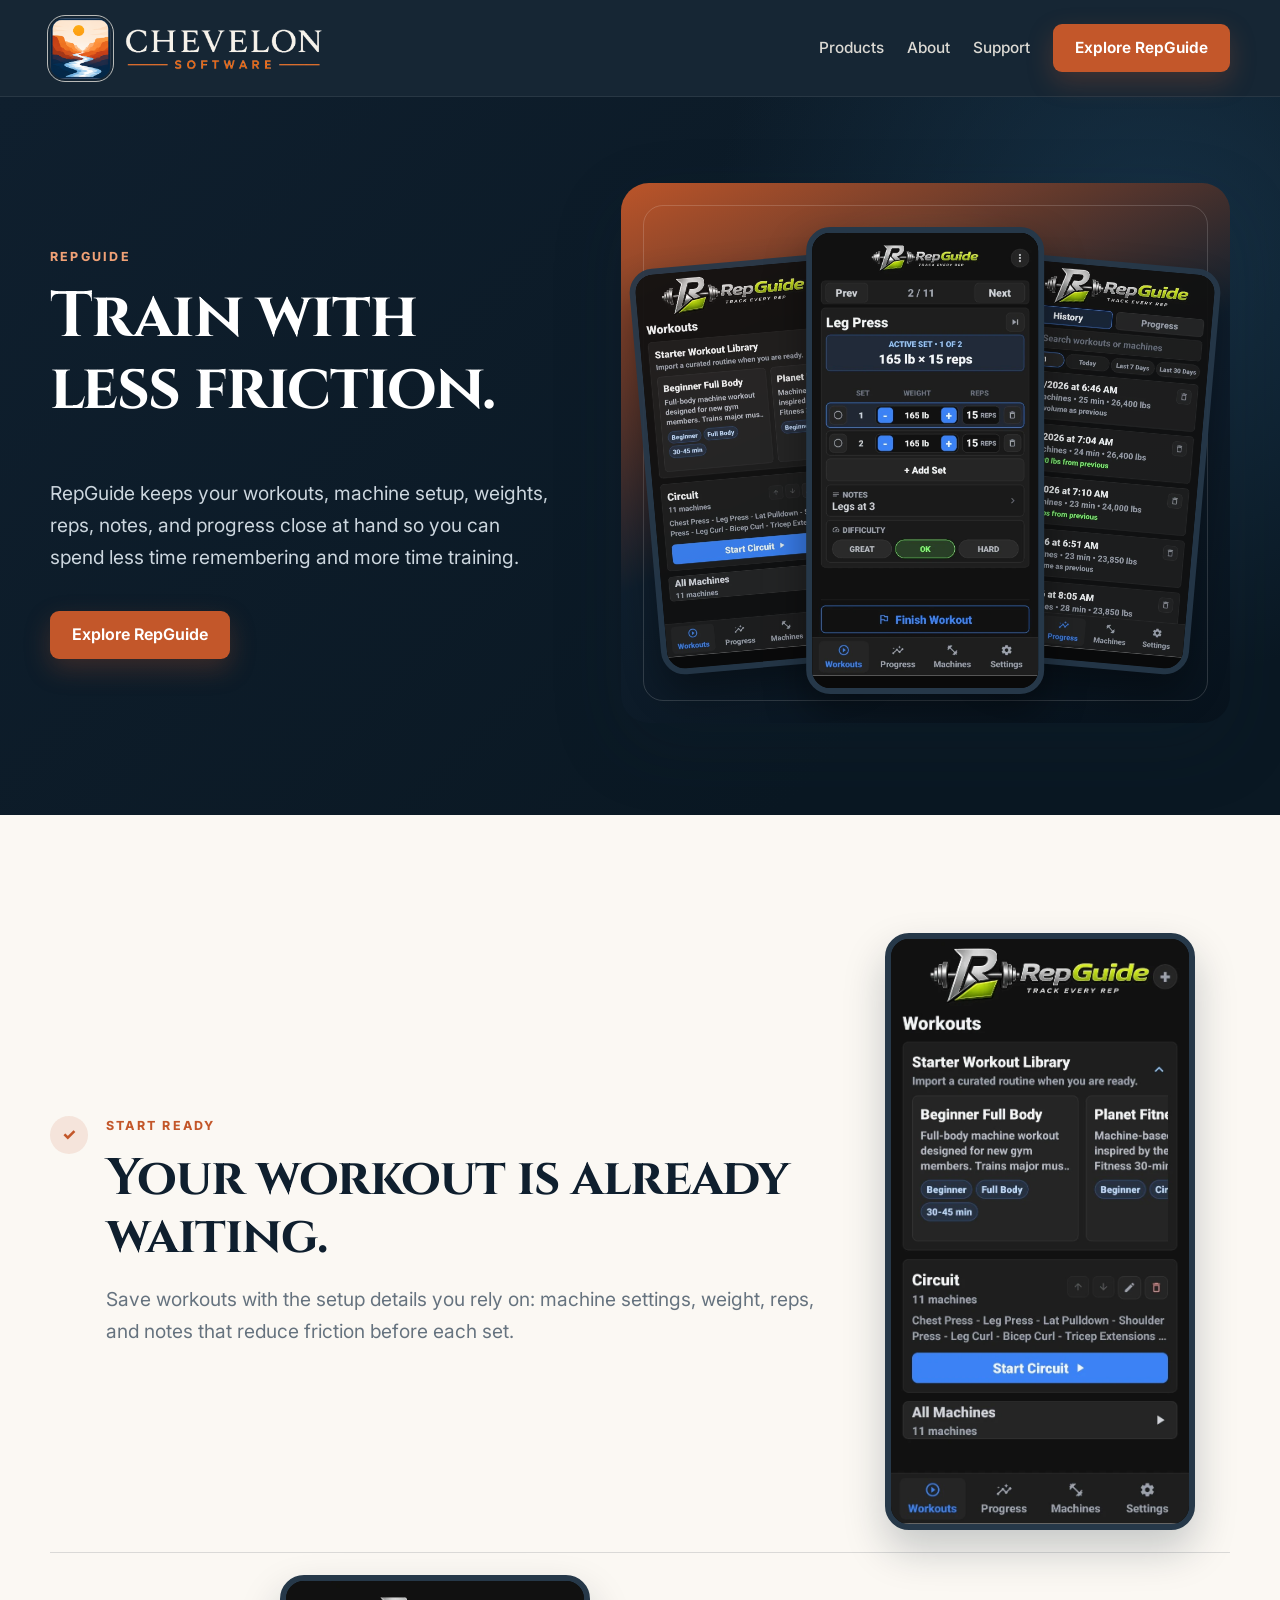
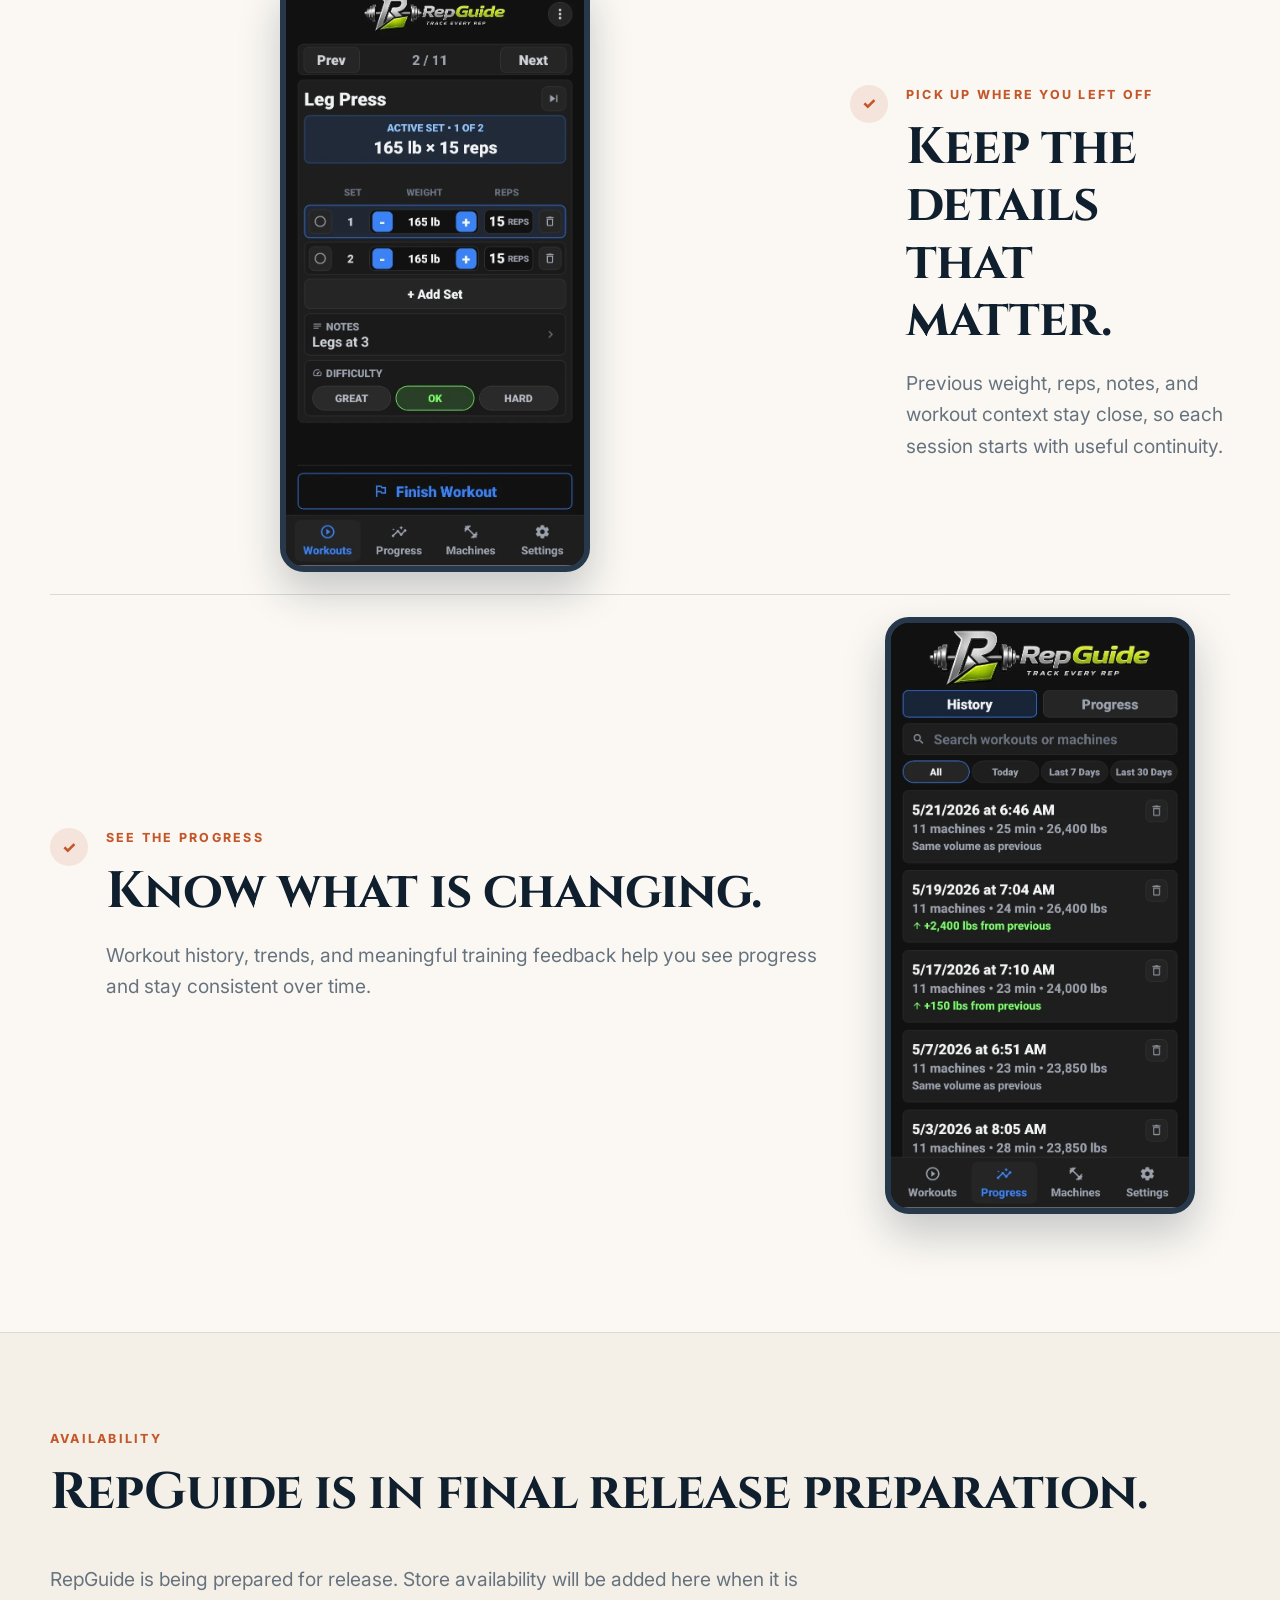
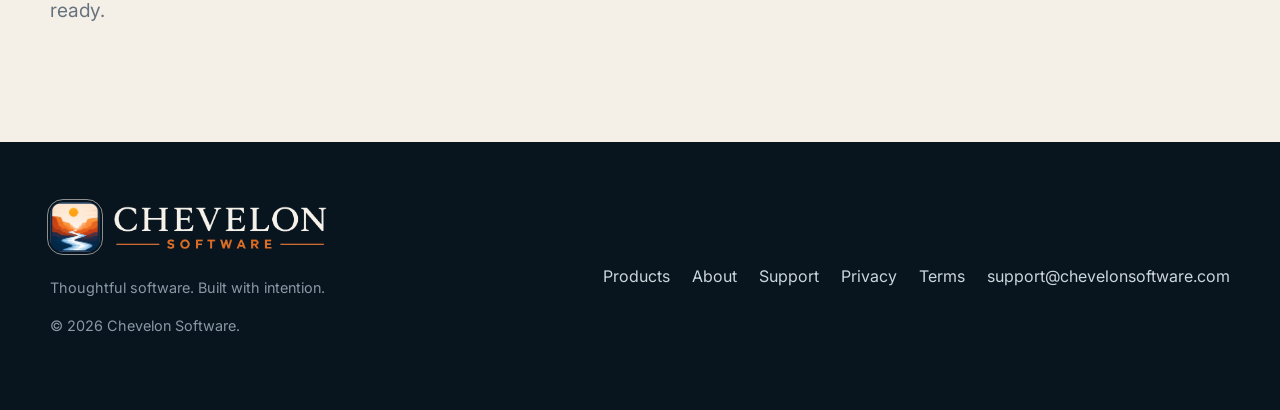
<file: repguide.html>
<!doctype html>
<html lang="en">
<head>
<meta charset="UTF-8">
<meta name="viewport" content="width=device-width, initial-scale=1.0">
<link rel="icon" type="image/png" sizes="32x32" href="assets/favicon-32x32.png">
<link rel="icon" type="image/png" sizes="16x16" href="assets/favicon-16x16.png">
<link rel="apple-touch-icon" sizes="180x180" href="assets/apple-touch-icon.png">
<link rel="stylesheet" href="css/styles.css">
<link rel="preconnect" href="https://fonts.googleapis.com">
<link rel="preconnect" href="https://fonts.gstatic.com" crossorigin>
<link href="https://fonts.googleapis.com/css2?family=Cinzel:wght@600&family=Inter:wght@400;500;600;700&display=swap" rel="stylesheet">
<title>RepGuide | Chevelon Software</title>
<meta name="description" content="RepGuide is a focused workout companion that keeps workouts, machine settings, weights, reps, notes, and progress close at hand.">
</head>
<body>

<header class="site-header">
  <div class="container nav-wrap">
    <a class="brand" href="index.html" aria-label="Chevelon Software home">
      <img
        class="brand-icon"
        src="assets/chevelon-icon-master.png"
        alt=""
        width="418"
        height="418"
      >
      <img
        class="brand-wordmark"
        src="assets/chevelon-wordmark-dark-transparent.png"
        alt="Chevelon Software"
        width="1305"
        height="315"
      >
    </a>
    <nav class="nav-links" aria-label="Primary navigation">
      <a href="products.html">Products</a>
      <a href="about.html">About</a>
      <a href="support.html">Support</a>
      <a class="btn btn-primary" href="#repguide-features">Explore RepGuide</a>
    </nav>
  </div>
</header>

<main>
<section class="section section-dark repguide-hero" id="repguide-hero"><div class="container product-feature">
<div class="product-copy"><div class="eyebrow eyebrow-light">RepGuide</div><h1>Train with less friction.</h1><p class="lead">RepGuide keeps your workouts, machine setup, weights, reps, notes, and progress close at hand so you can spend less time remembering and more time training.</p><a class="btn btn-primary" href="#repguide-features">Explore RepGuide</a></div>
<div class="product-visual repguide-showcase" aria-label="RepGuide app screenshots">
  <div class="repguide-phone repguide-phone-left">
    <picture>
      <source srcset="assets/repguide-workouts-screen.webp" type="image/webp">
      <img src="assets/repguide-workouts-screen.png" alt="RepGuide workouts screen" width="709" height="1392">
    </picture>
  </div>

  <div class="repguide-phone repguide-phone-center">
    <picture>
      <source srcset="assets/repguide-focused-workout-screen.webp" type="image/webp">
      <img src="assets/repguide-focused-workout-screen.png" alt="RepGuide focused workout screen" width="709" height="1392">
    </picture>
  </div>

  <div class="repguide-phone repguide-phone-right">
    <picture>
      <source srcset="assets/repguide-progress-screen.webp" type="image/webp">
      <img src="assets/repguide-progress-screen.png" alt="RepGuide progress history screen" width="709" height="1392">
    </picture>
  </div>
</div>
</div></section>
<section class="section repguide-features" id="repguide-features"><div class="container repguide-story">
<article class="repguide-story-item"><div class="feature-row"><div class="feature-dot" aria-hidden="true">&#10003;</div><div><div class="eyebrow">Start Ready</div><h2>Your workout is already waiting.</h2><p class="lead">Save workouts with the setup details you rely on: machine settings, weight, reps, and notes that reduce friction before each set.</p></div></div><div class="repguide-feature-shot"><picture><source srcset="assets/repguide-workouts-screen.webp" type="image/webp"><img src="assets/repguide-workouts-screen.png" alt="Saved workouts in RepGuide" width="709" height="1392"></picture></div></article>
<article class="repguide-story-item"><div class="feature-row"><div class="feature-dot" aria-hidden="true">&#10003;</div><div><div class="eyebrow">Pick Up Where You Left Off</div><h2>Keep the details that matter.</h2><p class="lead">Previous weight, reps, notes, and workout context stay close, so each session starts with useful continuity.</p></div></div><div class="repguide-feature-shot"><picture><source srcset="assets/repguide-focused-workout-screen.webp" type="image/webp"><img src="assets/repguide-focused-workout-screen.png" alt="Focused workout details in RepGuide" width="709" height="1392"></picture></div></article>
<article class="repguide-story-item"><div class="feature-row"><div class="feature-dot" aria-hidden="true">&#10003;</div><div><div class="eyebrow">See The Progress</div><h2>Know what is changing.</h2><p class="lead">Workout history, trends, and meaningful training feedback help you see progress and stay consistent over time.</p></div></div><div class="repguide-feature-shot"><picture><source srcset="assets/repguide-progress-screen.webp" type="image/webp"><img src="assets/repguide-progress-screen.png" alt="RepGuide progress history screen" width="709" height="1392"></picture></div></article>
</div></section>
<section class="section repguide-availability"><div class="container"><div class="eyebrow">Availability</div><h2>RepGuide is in final release preparation.</h2><p class="lead">RepGuide is being prepared for release. Store availability will be added here when it is ready.</p></div></section>
</main>

<footer class="site-footer">
  <div class="container footer-grid">
    <div>
      <div class="footer-logo" aria-label="Chevelon Software">
        <img class="footer-logo-icon" src="assets/chevelon-icon-master.png" alt="" width="418" height="418">
        <img class="footer-logo-wordmark" src="assets/chevelon-wordmark-dark-transparent.png" alt="Chevelon Software" width="1305" height="315">
      </div>
      <p class="small">Thoughtful software. Built with intention.</p>
      <p class="small">© <span data-year></span> Chevelon Software.</p>
    </div>
    <div class="footer-links">
      <a href="products.html">Products</a>
      <a href="about.html">About</a>
      <a href="support.html">Support</a>
      <a href="privacy.html">Privacy</a>
      <a href="terms.html">Terms</a>
      <a href="mailto:support@chevelonsoftware.com">support@chevelonsoftware.com</a>
    </div>
  </div>
</footer>
<script src="js/site.js"></script>

</body></html>
</file>
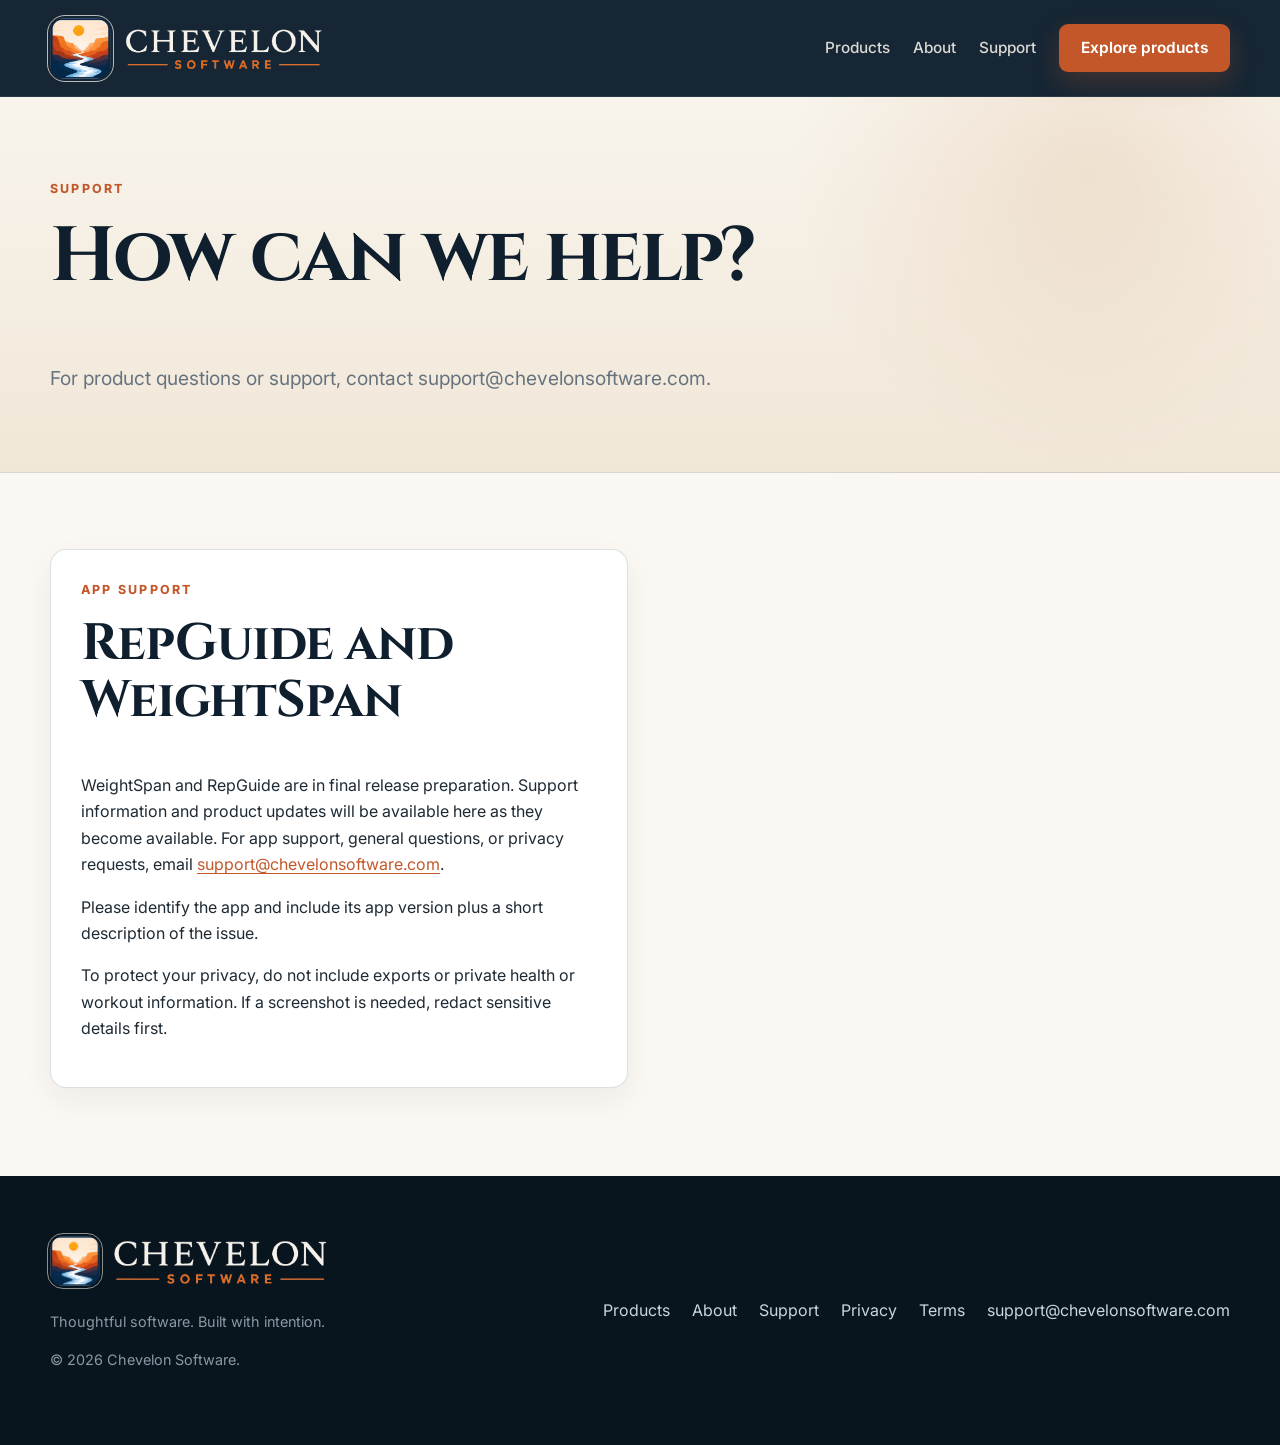
<file: support.html>
<!doctype html>
<html lang="en">
<head>
<meta charset="UTF-8">
<meta name="viewport" content="width=device-width, initial-scale=1.0">
<link rel="icon" type="image/png" sizes="32x32" href="assets/favicon-32x32.png">
<link rel="icon" type="image/png" sizes="16x16" href="assets/favicon-16x16.png">
<link rel="apple-touch-icon" sizes="180x180" href="assets/apple-touch-icon.png">
<link rel="stylesheet" href="css/styles.css">
<link rel="preconnect" href="https://fonts.googleapis.com">
<link rel="preconnect" href="https://fonts.gstatic.com" crossorigin>
<link href="https://fonts.googleapis.com/css2?family=Cinzel:wght@600&family=Inter:wght@400;500;600;700&display=swap" rel="stylesheet">
<title>Support | Chevelon Software</title>
<meta name="description" content="Find support and availability information for Chevelon Software products, including RepGuide and WeightSpan.">
</head>
<body>

<header class="site-header">
  <div class="container nav-wrap">
    <a class="brand" href="index.html" aria-label="Chevelon Software home">
      <img
        class="brand-icon"
        src="assets/chevelon-icon-master.png"
        alt=""
        width="418"
        height="418"
      >
      <img
        class="brand-wordmark"
        src="assets/chevelon-wordmark-dark-transparent.png"
        alt="Chevelon Software"
        width="1305"
        height="315"
      >
    </a>
    <nav class="nav-links" aria-label="Primary navigation">
      <a href="products.html">Products</a>
      <a href="about.html">About</a>
      <a href="support.html">Support</a>
      <a class="btn btn-primary" href="products.html">Explore products</a>
    </nav>
  </div>
</header>

<main>
<section class="page-hero support-page-hero"><div class="container"><div class="eyebrow">Support</div><h1>How can we help?</h1><p class="lead">For product questions or support, contact <a href="mailto:support@chevelonsoftware.com">support@chevelonsoftware.com</a>.</p></div></section>
<section class="section support-section"><div class="container support-grid">
  <article class="card support-card" id="weightspan-support">
    <div class="eyebrow">App support</div>
    <h2>RepGuide and WeightSpan</h2>
    <p>WeightSpan and RepGuide are in final release preparation. Support information and product updates will be available here as they become available. For app support, general questions, or privacy requests, email <a href="mailto:support@chevelonsoftware.com">support@chevelonsoftware.com</a>.</p>
    <p>Please identify the app and include its app version plus a short description of the issue.</p>
    <p>To protect your privacy, do not include exports or private health or workout information. If a screenshot is needed, redact sensitive details first.</p>
  </article>
</div></section>
</main>

<footer class="site-footer">
  <div class="container footer-grid">
    <div>
      <div class="footer-logo" aria-label="Chevelon Software">
        <img class="footer-logo-icon" src="assets/chevelon-icon-master.png" alt="" width="418" height="418">
        <img class="footer-logo-wordmark" src="assets/chevelon-wordmark-dark-transparent.png" alt="Chevelon Software" width="1305" height="315">
      </div>
      <p class="small">Thoughtful software. Built with intention.</p>
      <p class="small">© <span data-year></span> Chevelon Software.</p>
    </div>
    <div class="footer-links">
      <a href="products.html">Products</a>
      <a href="about.html">About</a>
      <a href="support.html">Support</a>
      <a href="privacy.html">Privacy</a>
      <a href="terms.html">Terms</a>
      <a href="mailto:support@chevelonsoftware.com">support@chevelonsoftware.com</a>
    </div>
  </div>
</footer>
<script src="js/site.js"></script>

</body></html>
</file>
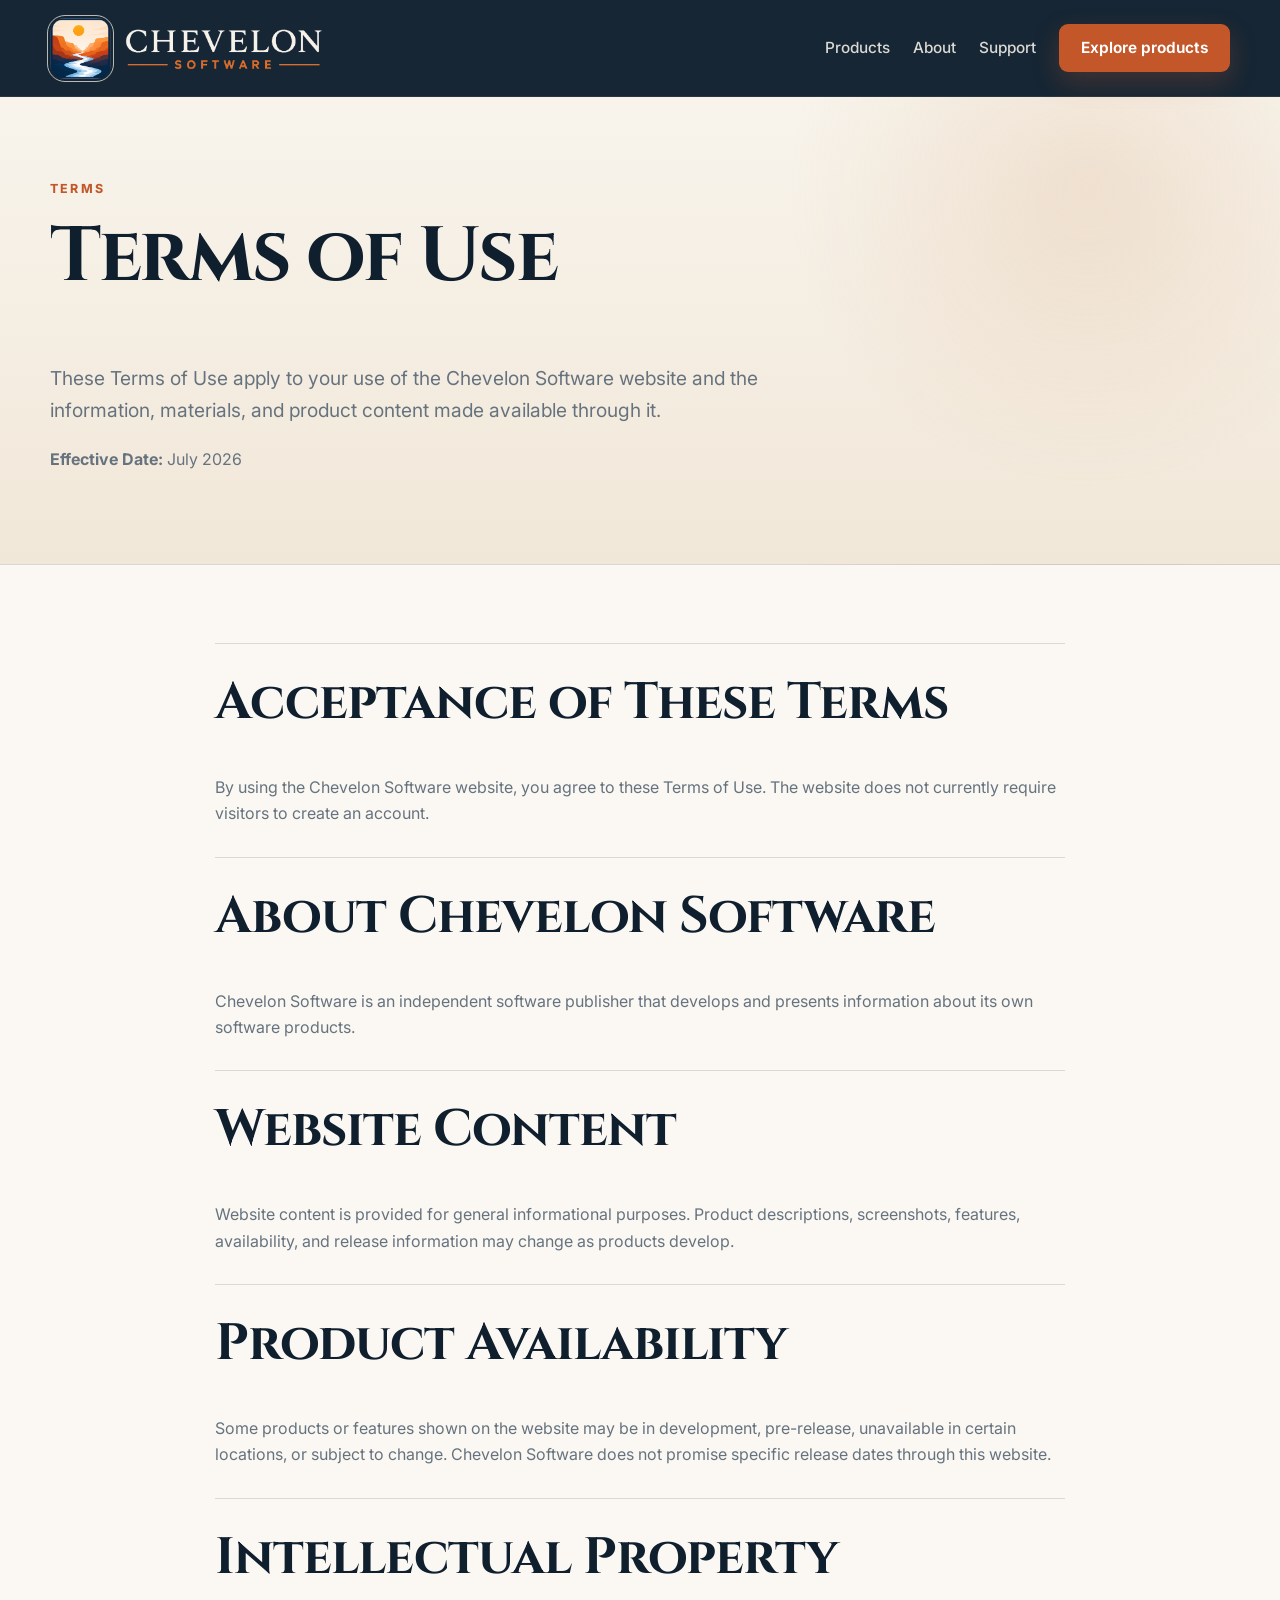
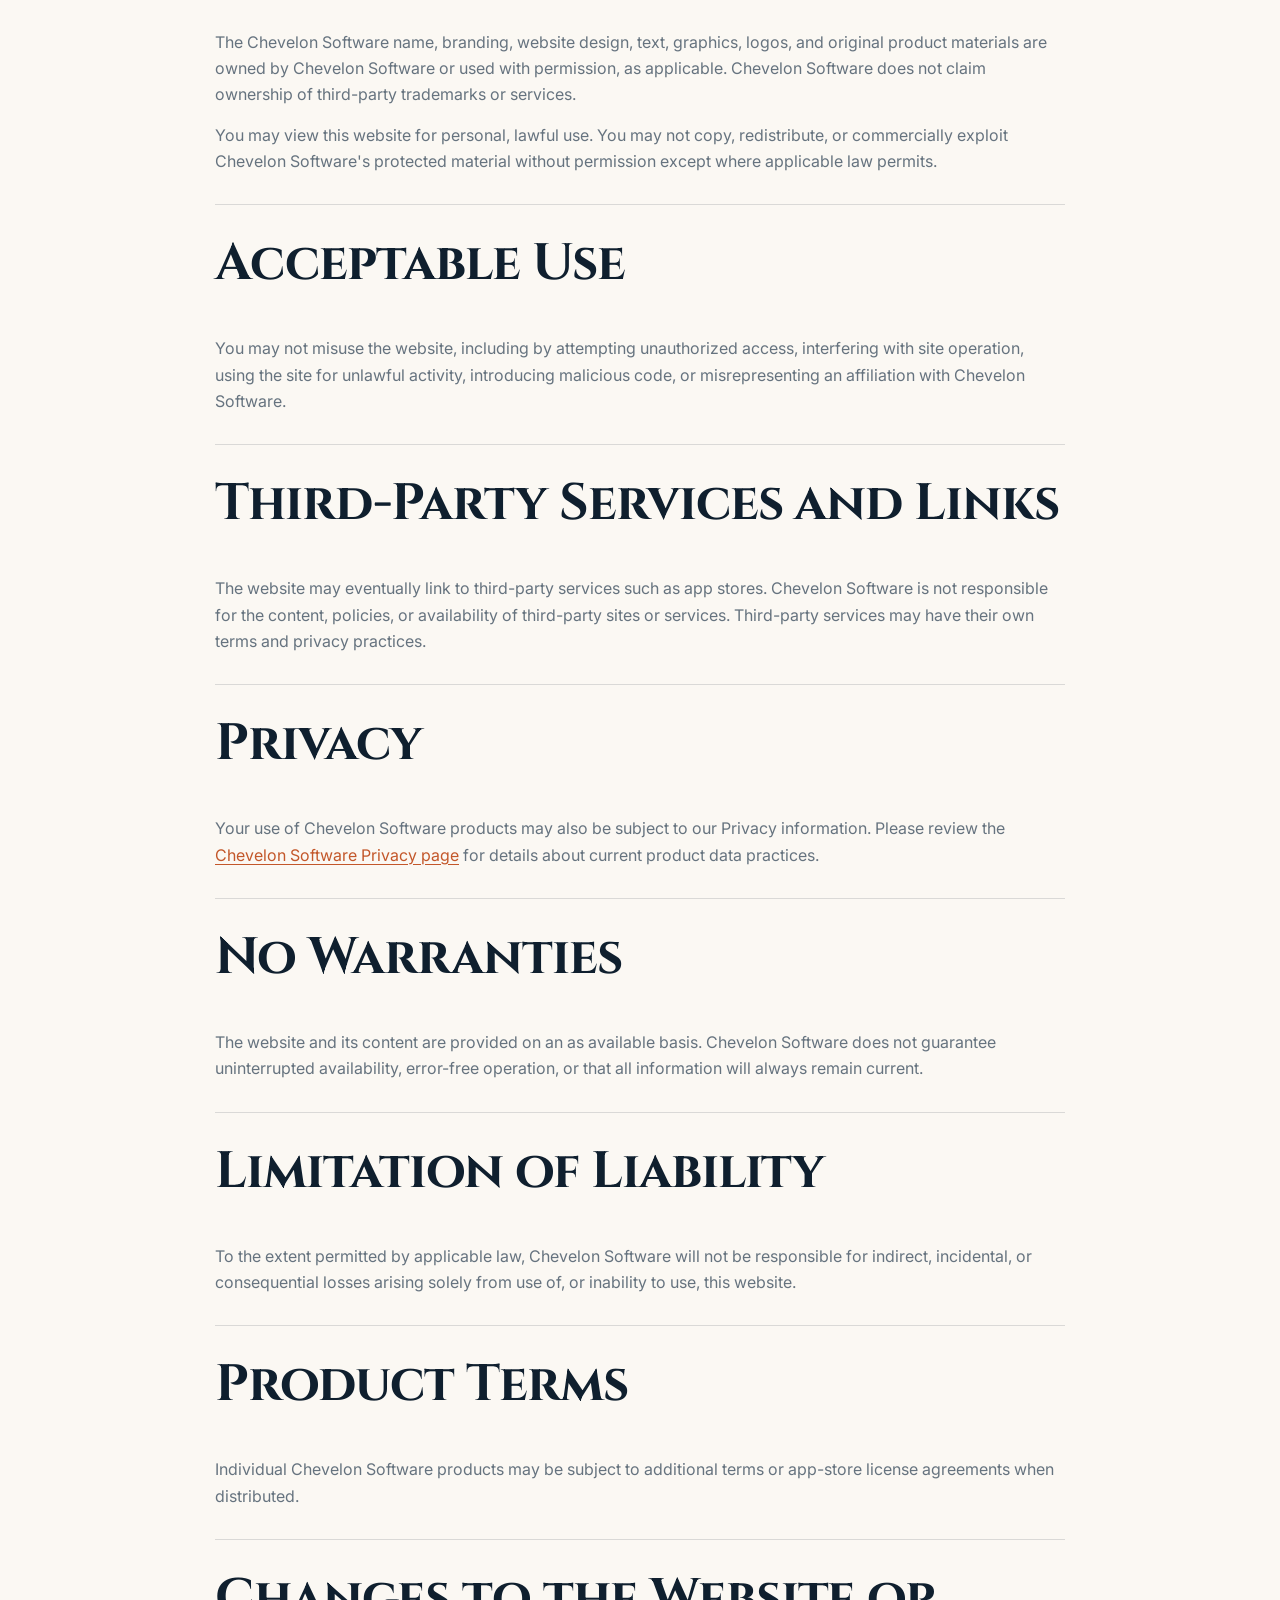
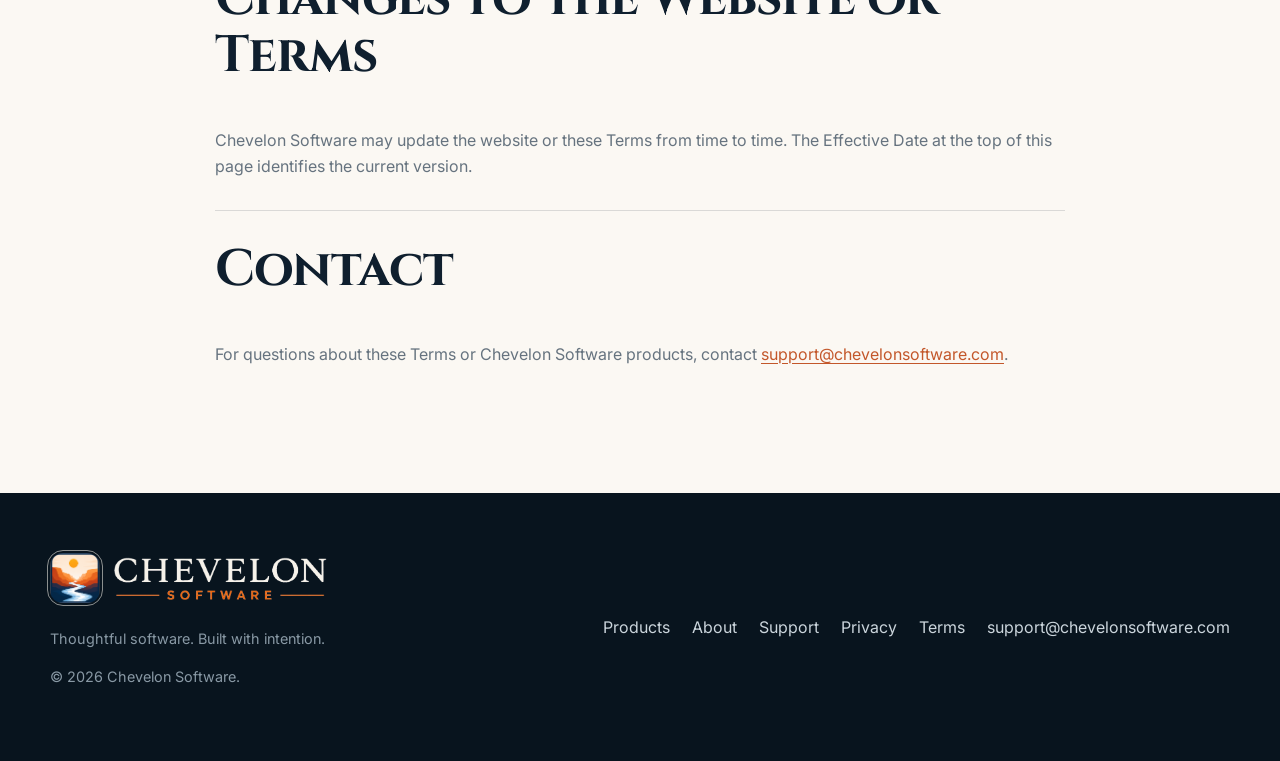
<file: terms.html>
<!doctype html>
<html lang="en">
<head>
<meta charset="UTF-8">
<meta name="viewport" content="width=device-width, initial-scale=1.0">
<link rel="icon" type="image/png" sizes="32x32" href="assets/favicon-32x32.png">
<link rel="icon" type="image/png" sizes="16x16" href="assets/favicon-16x16.png">
<link rel="apple-touch-icon" sizes="180x180" href="assets/apple-touch-icon.png">
<link rel="stylesheet" href="css/styles.css">
<link rel="preconnect" href="https://fonts.googleapis.com">
<link rel="preconnect" href="https://fonts.gstatic.com" crossorigin>
<link href="https://fonts.googleapis.com/css2?family=Cinzel:wght@600&family=Inter:wght@400;500;600;700&display=swap" rel="stylesheet">
<title>Terms | Chevelon Software</title>
<meta name="description" content="Review the terms that apply when using the Chevelon Software website and information about our products.">
</head>
<body>

<header class="site-header">
  <div class="container nav-wrap">
    <a class="brand" href="index.html" aria-label="Chevelon Software home">
      <img
        class="brand-icon"
        src="assets/chevelon-icon-master.png"
        alt=""
        width="418"
        height="418"
      >
      <img
        class="brand-wordmark"
        src="assets/chevelon-wordmark-dark-transparent.png"
        alt="Chevelon Software"
        width="1305"
        height="315"
      >
    </a>
    <nav class="nav-links" aria-label="Primary navigation">
      <a href="products.html">Products</a>
      <a href="about.html">About</a>
      <a href="support.html">Support</a>
      <a class="btn btn-primary" href="products.html">Explore products</a>
    </nav>
  </div>
</header>

<main>
<section class="page-hero privacy-page-hero">
  <div class="container">
    <div class="eyebrow">Terms</div>
    <h1>Terms of Use</h1>
    <p class="lead">These Terms of Use apply to your use of the Chevelon Software website and the information, materials, and product content made available through it.</p>
    <p class="privacy-effective-date"><strong>Effective Date:</strong> July 2026</p>
  </div>
</section>

<section class="section privacy-section">
  <div class="container privacy-content">
    <article class="privacy-policy-block">
      <h2>Acceptance of These Terms</h2>
      <p>By using the Chevelon Software website, you agree to these Terms of Use. The website does not currently require visitors to create an account.</p>
    </article>

    <article class="privacy-policy-block">
      <h2>About Chevelon Software</h2>
      <p>Chevelon Software is an independent software publisher that develops and presents information about its own software products.</p>
    </article>

    <article class="privacy-policy-block">
      <h2>Website Content</h2>
      <p>Website content is provided for general informational purposes. Product descriptions, screenshots, features, availability, and release information may change as products develop.</p>
    </article>

    <article class="privacy-policy-block">
      <h2>Product Availability</h2>
      <p>Some products or features shown on the website may be in development, pre-release, unavailable in certain locations, or subject to change. Chevelon Software does not promise specific release dates through this website.</p>
    </article>

    <article class="privacy-policy-block">
      <h2>Intellectual Property</h2>
      <p>The Chevelon Software name, branding, website design, text, graphics, logos, and original product materials are owned by Chevelon Software or used with permission, as applicable. Chevelon Software does not claim ownership of third-party trademarks or services.</p>
      <p>You may view this website for personal, lawful use. You may not copy, redistribute, or commercially exploit Chevelon Software's protected material without permission except where applicable law permits.</p>
    </article>

    <article class="privacy-policy-block">
      <h2>Acceptable Use</h2>
      <p>You may not misuse the website, including by attempting unauthorized access, interfering with site operation, using the site for unlawful activity, introducing malicious code, or misrepresenting an affiliation with Chevelon Software.</p>
    </article>

    <article class="privacy-policy-block">
      <h2>Third-Party Services and Links</h2>
      <p>The website may eventually link to third-party services such as app stores. Chevelon Software is not responsible for the content, policies, or availability of third-party sites or services. Third-party services may have their own terms and privacy practices.</p>
    </article>

    <article class="privacy-policy-block">
      <h2>Privacy</h2>
      <p>Your use of Chevelon Software products may also be subject to our Privacy information. Please review the <a href="privacy.html">Chevelon Software Privacy page</a> for details about current product data practices.</p>
    </article>

    <article class="privacy-policy-block">
      <h2>No Warranties</h2>
      <p>The website and its content are provided on an as available basis. Chevelon Software does not guarantee uninterrupted availability, error-free operation, or that all information will always remain current.</p>
    </article>

    <article class="privacy-policy-block">
      <h2>Limitation of Liability</h2>
      <p>To the extent permitted by applicable law, Chevelon Software will not be responsible for indirect, incidental, or consequential losses arising solely from use of, or inability to use, this website.</p>
    </article>

    <article class="privacy-policy-block">
      <h2>Product Terms</h2>
      <p>Individual Chevelon Software products may be subject to additional terms or app-store license agreements when distributed.</p>
    </article>

    <article class="privacy-policy-block">
      <h2>Changes to the Website or Terms</h2>
      <p>Chevelon Software may update the website or these Terms from time to time. The Effective Date at the top of this page identifies the current version.</p>
    </article>

    <article class="privacy-policy-block">
      <h2>Contact</h2>
      <p>For questions about these Terms or Chevelon Software products, contact <a href="mailto:support@chevelonsoftware.com">support@chevelonsoftware.com</a>.</p>
    </article>
  </div>
</section>
</main>

<footer class="site-footer">
  <div class="container footer-grid">
    <div>
      <div class="footer-logo" aria-label="Chevelon Software">
        <img class="footer-logo-icon" src="assets/chevelon-icon-master.png" alt="" width="418" height="418">
        <img class="footer-logo-wordmark" src="assets/chevelon-wordmark-dark-transparent.png" alt="Chevelon Software" width="1305" height="315">
      </div>
      <p class="small">Thoughtful software. Built with intention.</p>
      <p class="small">© <span data-year></span> Chevelon Software.</p>
    </div>
    <div class="footer-links">
      <a href="products.html">Products</a>
      <a href="about.html">About</a>
      <a href="support.html">Support</a>
      <a href="privacy.html">Privacy</a>
      <a href="terms.html">Terms</a>
      <a href="mailto:support@chevelonsoftware.com">support@chevelonsoftware.com</a>
    </div>
  </div>
</footer>
<script src="js/site.js"></script>

</body></html>
</file>
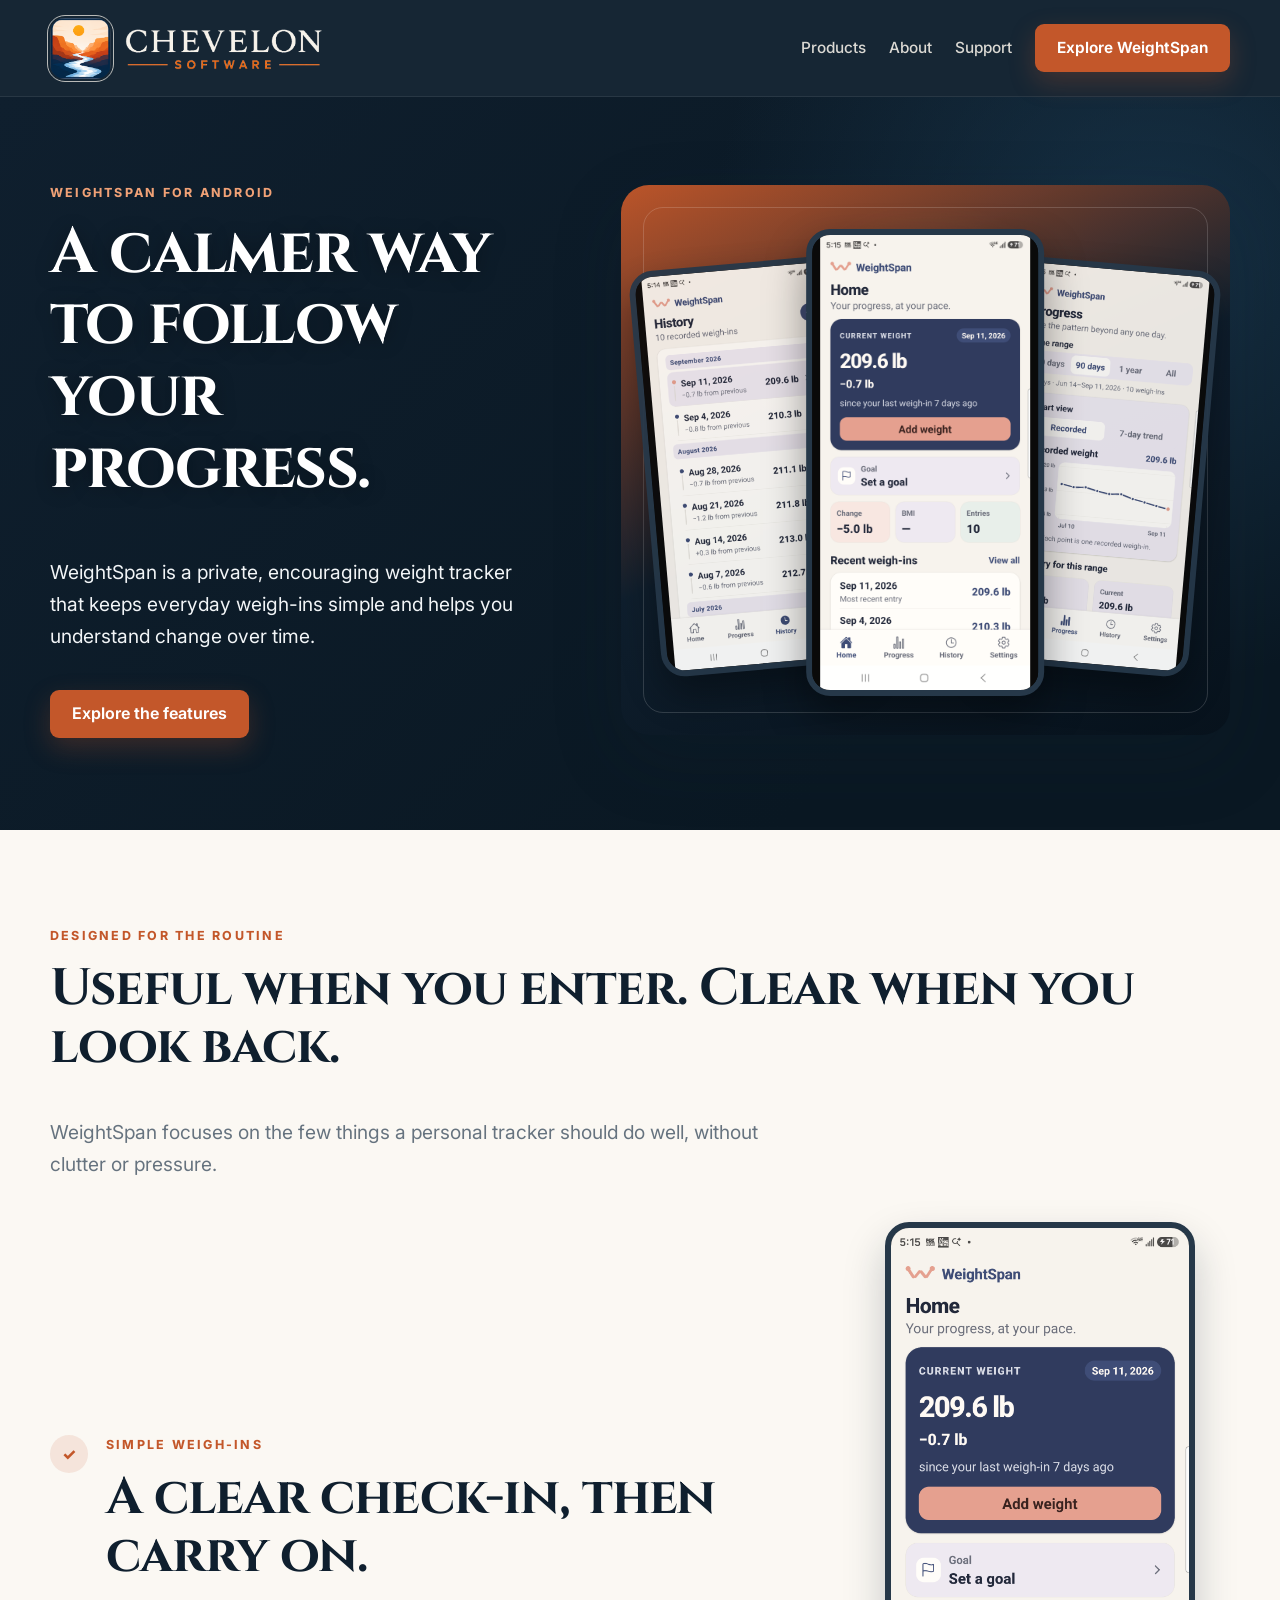
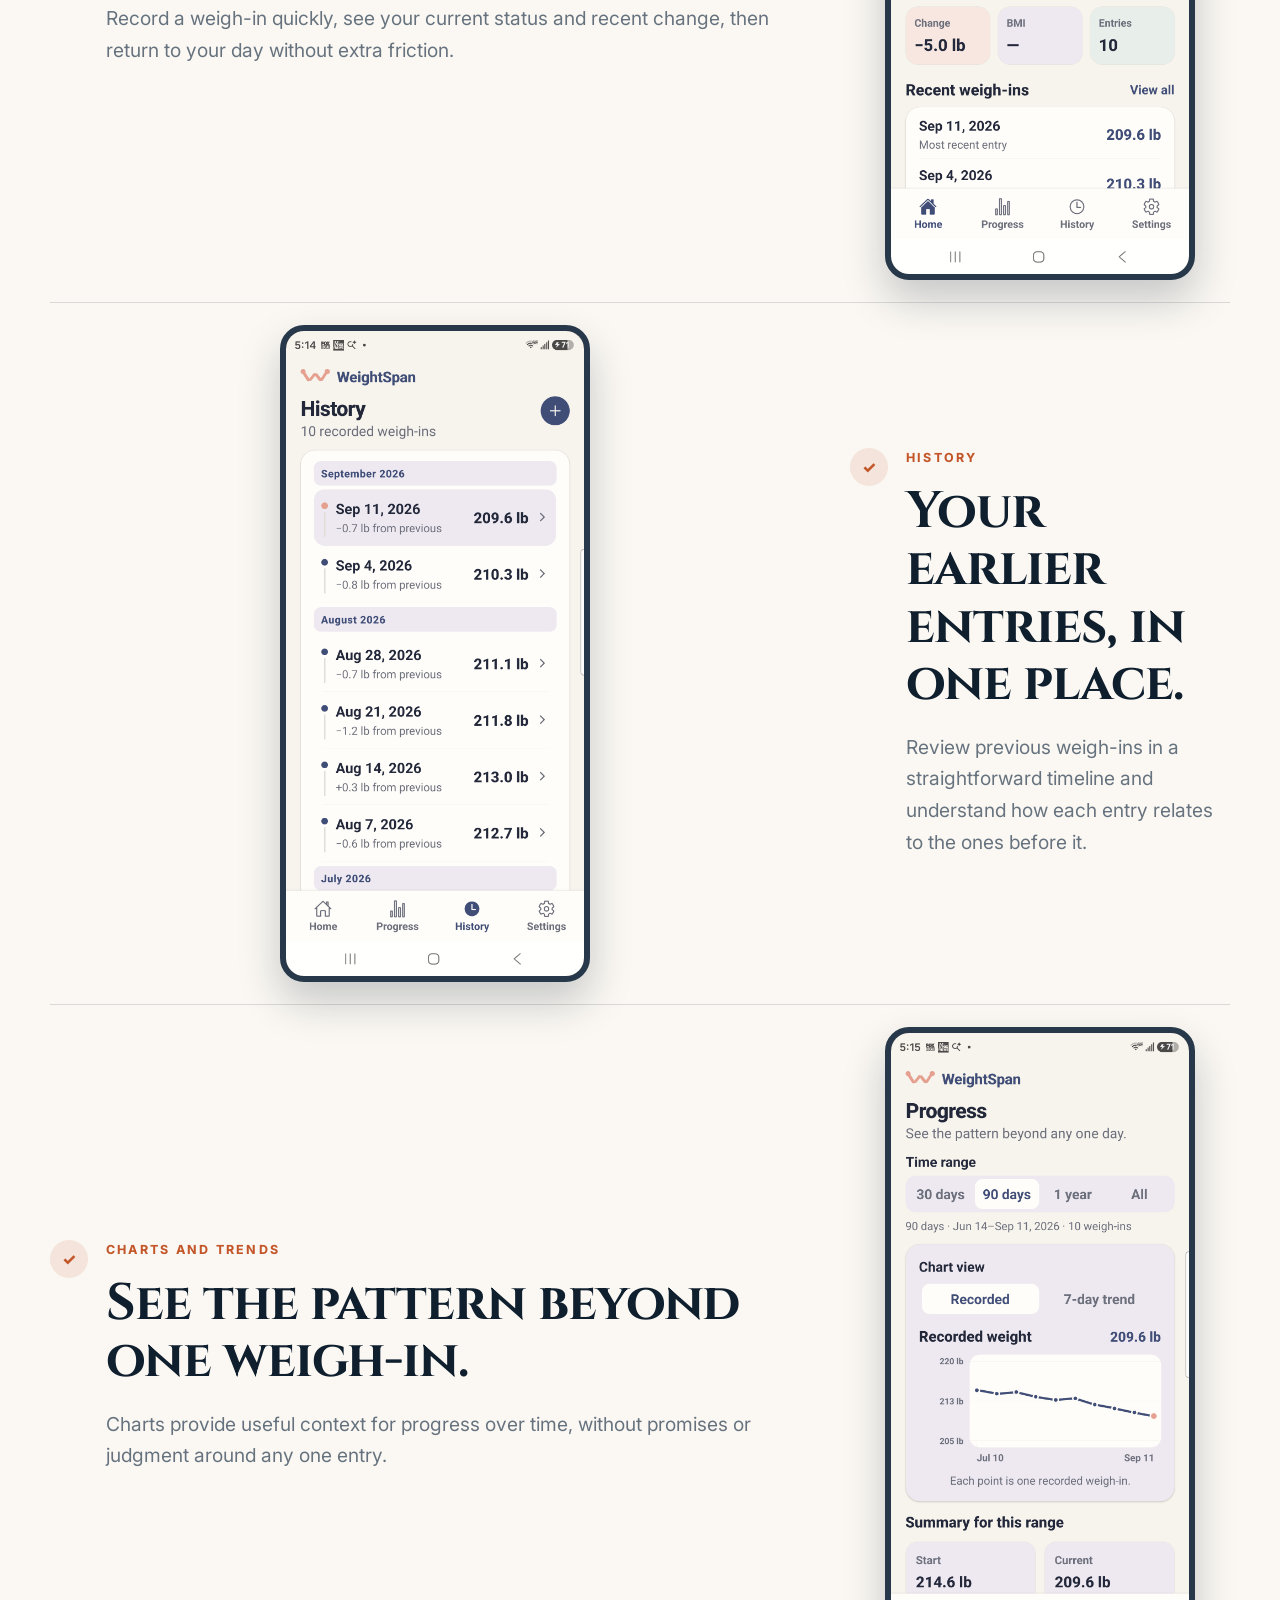
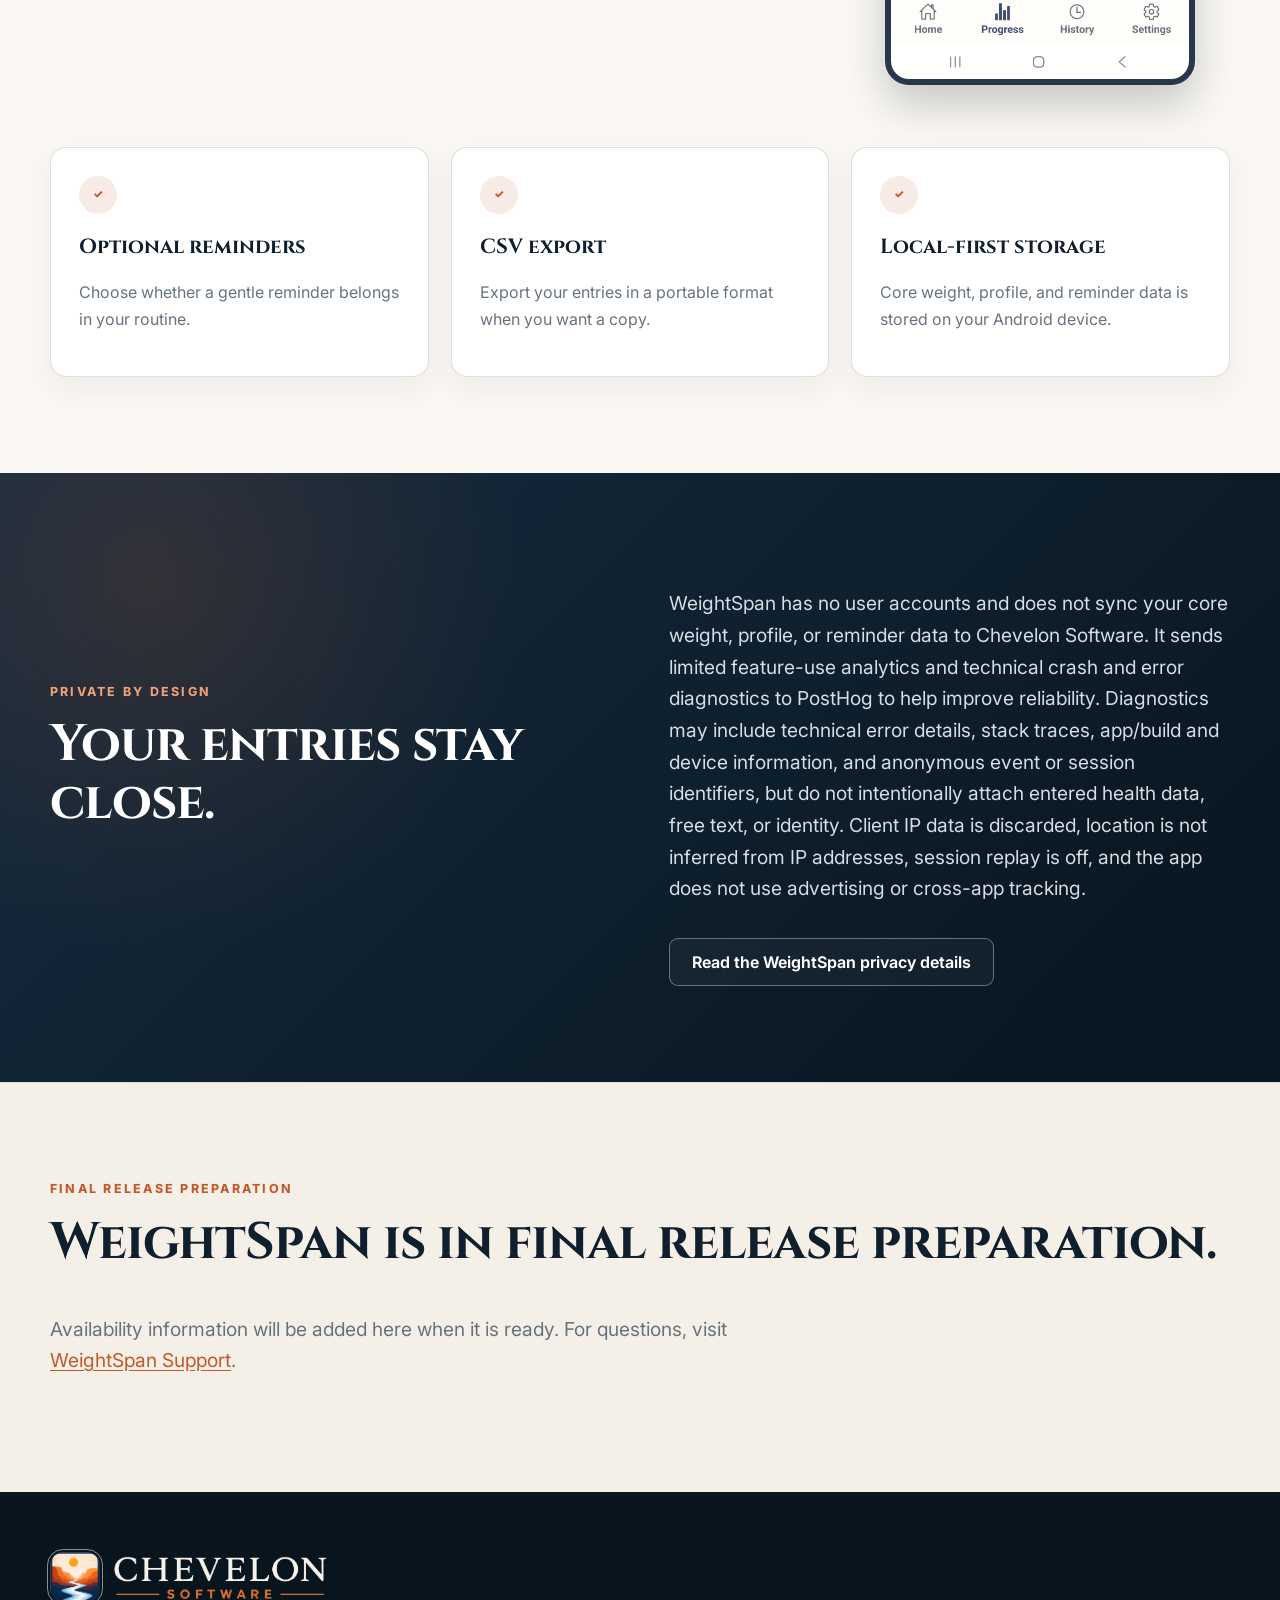
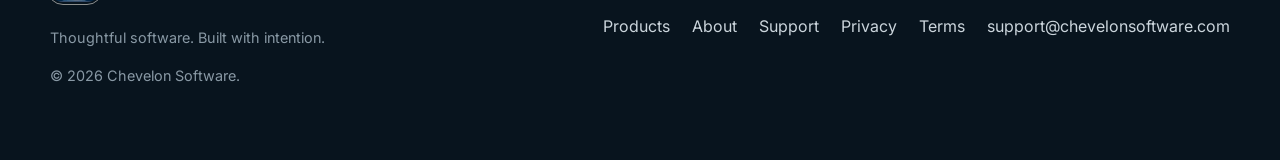
<file: weightspan.html>
<!doctype html>
<html lang="en">
<head>
<meta charset="UTF-8">
<meta name="viewport" content="width=device-width, initial-scale=1.0">
<link rel="icon" type="image/png" sizes="32x32" href="assets/favicon-32x32.png">
<link rel="icon" type="image/png" sizes="16x16" href="assets/favicon-16x16.png">
<link rel="apple-touch-icon" sizes="180x180" href="assets/apple-touch-icon.png">
<link rel="stylesheet" href="css/styles.css?v=weightspan-gallery-2">
<link rel="preconnect" href="https://fonts.googleapis.com">
<link rel="preconnect" href="https://fonts.gstatic.com" crossorigin>
<link href="https://fonts.googleapis.com/css2?family=Cinzel:wght@600&family=Inter:wght@400;500;600;700&display=swap" rel="stylesheet">
<title>WeightSpan | Chevelon Software</title>
<meta name="description" content="WeightSpan is a private, encouraging weight-tracking app for Android with simple weigh-ins, history, trends, reminders, and CSV export.">
</head>
<body>

<header class="site-header">
  <div class="container nav-wrap">
    <a class="brand" href="index.html" aria-label="Chevelon Software home">
      <img class="brand-icon" src="assets/chevelon-icon-master.png" alt="" width="418" height="418">
      <img class="brand-wordmark" src="assets/chevelon-wordmark-dark-transparent.png" alt="Chevelon Software" width="1305" height="315">
    </a>
    <nav class="nav-links" aria-label="Primary navigation">
      <a href="products.html">Products</a>
      <a href="about.html">About</a>
      <a href="support.html">Support</a>
      <a class="btn btn-primary" href="#weightspan-features">Explore WeightSpan</a>
    </nav>
  </div>
</header>

<main>
  <section class="section section-dark weightspan-hero">
    <div class="container product-feature weightspan-product-feature">
      <div class="product-copy">
        <div class="eyebrow eyebrow-light">WeightSpan for Android</div>
        <h1>A calmer way to follow your progress.</h1>
        <p class="lead">WeightSpan is a private, encouraging weight tracker that keeps everyday weigh-ins simple and helps you understand change over time.</p>
        <a class="btn btn-primary" href="#weightspan-features">Explore the features</a>
      </div>
      <div class="product-visual repguide-showcase" aria-label="WeightSpan app screenshots with sample data">
        <div class="repguide-phone repguide-phone-left">
          <img src="assets/weightspan-history.png" alt="WeightSpan history screen with sample data" width="1080" height="2340">
        </div>
        <div class="repguide-phone repguide-phone-center">
          <img src="assets/weightspan-home.png" alt="WeightSpan home screen with sample data" width="1080" height="2340">
        </div>
        <div class="repguide-phone repguide-phone-right">
          <img src="assets/weightspan-progress.png" alt="WeightSpan progress screen with sample data" width="1080" height="2340">
        </div>
      </div>
    </div>
  </section>

  <section class="section weightspan-features" id="weightspan-features">
    <div class="container">
      <div class="eyebrow">Designed for the routine</div>
      <h2>Useful when you enter. Clear when you look back.</h2>
      <p class="lead">WeightSpan focuses on the few things a personal tracker should do well, without clutter or pressure.</p>
      <div class="repguide-story">
        <article class="repguide-story-item">
          <div class="feature-row">
            <div class="feature-dot" aria-hidden="true">&#10003;</div>
            <div>
              <div class="eyebrow">Simple weigh-ins</div>
              <h2>A clear check-in, then carry on.</h2>
              <p class="lead">Record a weigh-in quickly, see your current status and recent change, then return to your day without extra friction.</p>
            </div>
          </div>
          <div class="repguide-feature-shot">
            <img src="assets/weightspan-home.png" alt="WeightSpan home screen with sample data" width="1080" height="2340">
          </div>
        </article>
        <article class="repguide-story-item">
          <div class="feature-row">
            <div class="feature-dot" aria-hidden="true">&#10003;</div>
            <div>
              <div class="eyebrow">History</div>
              <h2>Your earlier entries, in one place.</h2>
              <p class="lead">Review previous weigh-ins in a straightforward timeline and understand how each entry relates to the ones before it.</p>
            </div>
          </div>
          <div class="repguide-feature-shot">
            <img src="assets/weightspan-history.png" alt="WeightSpan history screen with sample data" width="1080" height="2340">
          </div>
        </article>
        <article class="repguide-story-item">
          <div class="feature-row">
            <div class="feature-dot" aria-hidden="true">&#10003;</div>
            <div>
              <div class="eyebrow">Charts and trends</div>
              <h2>See the pattern beyond one weigh-in.</h2>
              <p class="lead">Charts provide useful context for progress over time, without promises or judgment around any one entry.</p>
            </div>
          </div>
          <div class="repguide-feature-shot">
            <img src="assets/weightspan-progress.png" alt="WeightSpan progress screen with sample data" width="1080" height="2340">
          </div>
        </article>
      </div>
      <div class="weightspan-feature-grid">
        <article class="card"><div class="feature-dot" aria-hidden="true">&#10003;</div><h3>Optional reminders</h3><p>Choose whether a gentle reminder belongs in your routine.</p></article>
        <article class="card"><div class="feature-dot" aria-hidden="true">&#10003;</div><h3>CSV export</h3><p>Export your entries in a portable format when you want a copy.</p></article>
        <article class="card"><div class="feature-dot" aria-hidden="true">&#10003;</div><h3>Local-first storage</h3><p>Core weight, profile, and reminder data is stored on your Android device.</p></article>
      </div>
    </div>
  </section>

  <section class="section weightspan-privacy-band">
    <div class="container split">
      <div>
        <div class="eyebrow eyebrow-light">Private by design</div>
        <h2>Your entries stay close.</h2>
      </div>
      <div>
        <p class="lead">WeightSpan has no user accounts and does not sync your core weight, profile, or reminder data to Chevelon Software. It sends limited feature-use analytics and technical crash and error diagnostics to PostHog to help improve reliability. Diagnostics may include technical error details, stack traces, app/build and device information, and anonymous event or session identifiers, but do not intentionally attach entered health data, free text, or identity. Client IP data is discarded, location is not inferred from IP addresses, session replay is off, and the app does not use advertising or cross-app tracking.</p>
        <a class="btn btn-secondary-light" href="privacy.html#weightspan-privacy">Read the WeightSpan privacy details</a>
      </div>
    </div>
  </section>

  <section class="section weightspan-availability">
    <div class="container">
      <div class="eyebrow">Final Release Preparation</div>
      <h2>WeightSpan is in final release preparation.</h2>
      <p class="lead">Availability information will be added here when it is ready. For questions, visit <a href="support.html#weightspan-support">WeightSpan Support</a>.</p>
    </div>
  </section>
</main>

<footer class="site-footer">
  <div class="container footer-grid">
    <div>
      <div class="footer-logo" aria-label="Chevelon Software">
        <img class="footer-logo-icon" src="assets/chevelon-icon-master.png" alt="" width="418" height="418">
        <img class="footer-logo-wordmark" src="assets/chevelon-wordmark-dark-transparent.png" alt="Chevelon Software" width="1305" height="315">
      </div>
      <p class="small">Thoughtful software. Built with intention.</p>
      <p class="small">&copy; <span data-year></span> Chevelon Software.</p>
    </div>
    <div class="footer-links">
      <a href="products.html">Products</a>
      <a href="about.html">About</a>
      <a href="support.html">Support</a>
      <a href="privacy.html">Privacy</a>
      <a href="terms.html">Terms</a>
      <a href="mailto:support@chevelonsoftware.com">support@chevelonsoftware.com</a>
    </div>
  </div>
</footer>
<script src="js/site.js"></script>

</body></html>
</file>
<file: css/styles.css>
:root {
  --navy: #0F1F2E;
  --navy-2: #152C40;
  --navy-3: #1B3A52;
  --rust: #C3572A;
  --rust-bright: #D86835;
  --sandstone: #D09A6C;
  --beige: #E7DCC6;
  --cream: #F5F0E7;
  --offwhite: #FBF8F3;
  --white: #FFFFFF;
  --text: #1E2A34;
  --muted: #66737F;
  --border: rgba(15,31,46,.14);
  --max: 1180px;
  --shadow: 0 24px 70px rgba(15,31,46,.18);
}

* { box-sizing: border-box; }

html { scroll-behavior: smooth; }

body {
  margin: 0;
  font-family: Inter, system-ui, -apple-system, BlinkMacSystemFont, "Segoe UI", sans-serif;
  color: var(--text);
  background: var(--offwhite);
  line-height: 1.65;
}

img { max-width: 100%; display: block; }
picture { display: block; }
a { color: inherit; text-decoration: none; }

a:focus-visible,
button:focus-visible,
.btn:focus-visible,
[tabindex]:focus-visible {
  outline: 2px solid var(--rust-bright);
  outline-offset: 3px;
  border-radius: 8px;
}

.container {
  width: min(calc(100% - 44px), var(--max));
  margin: 0 auto;
}

.site-header {
  position: sticky;
  top: 0;
  z-index: 40;
  background: rgba(15,31,46,.97);
  border-bottom: 1px solid rgba(255,255,255,.08);
  backdrop-filter: blur(12px);
}

.nav-wrap {
  min-height: 96px;
  display: flex;
  align-items: center;
  justify-content: space-between;
  gap: 28px;
}

.brand {
  display: inline-flex;
  align-items: center;
  gap: 11px;
}

.brand-icon {
  width: 61px;
  height: 61px;
  flex: 0 0 61px;
  object-fit: contain;
  border-radius: 15px;
  outline: 1px solid rgba(248, 244, 236, 0.72);
  outline-offset: 2px;
}

.brand-wordmark {
  width: 204px;
  height: auto;
  object-fit: contain;
}

.nav-links {
  display: flex;
  align-items: center;
  gap: 23px;
  color: #F7F2EA;
  font-weight: 500;
  font-size: .96rem;
}

.nav-links > a:not(.btn) {
  opacity: .88;
}

.nav-links > a:not(.btn):hover {
  color: #F7C3A7;
  opacity: 1;
}

.btn {
  display: inline-flex;
  align-items: center;
  justify-content: center;
  min-height: 48px;
  padding: 0 22px;
  border-radius: 9px;
  font-weight: 650;
  transition: transform .18s ease, box-shadow .18s ease, background .18s ease;
}

.btn:hover { transform: translateY(-1px); }

.btn-primary {
  background: var(--rust);
  color: var(--white);
  box-shadow: 0 10px 26px rgba(195,87,42,.25);
}

.btn-primary:hover { background: var(--rust-bright); }

.btn-secondary {
  border: 1px solid rgba(15,31,46,.42);
  color: var(--navy);
  background: rgba(255,255,255,.55);
}

.btn-secondary-light {
  border: 1px solid rgba(255,255,255,.36);
  color: var(--white);
  background: rgba(255,255,255,.04);
}

.eyebrow {
  color: var(--rust);
  font-size: .78rem;
  font-weight: 750;
  letter-spacing: .18em;
  text-transform: uppercase;
  margin-bottom: 14px;
}

.eyebrow-light { color: #F0A176; }

h1, h2, h3 {
  font-family: Cinzel, Georgia, serif;
  line-height: 1.12;
  margin-top: 0;
  color: var(--navy);
}

h1 { font-size: clamp(3rem, 6vw, 5.6rem); letter-spacing: -.03em; }
h2 { font-size: clamp(2rem, 4vw, 3.3rem); letter-spacing: -.02em; }
h3 { font-size: 1.28rem; }

p.lead {
  font-size: 1.2rem;
  color: var(--muted);
  max-width: 760px;
}

.hero {
  position: relative;
  overflow: hidden;
  background:
    radial-gradient(circle at 78% 18%, rgba(208,154,108,.28), transparent 34%),
    linear-gradient(90deg, #F8F4EC 0%, #F8F4EC 46%, #EBDCC7 100%);
}

.hero::before {
  content: "";
  position: absolute;
  inset: auto 0 0 0;
  height: 90px;
  background: linear-gradient(to bottom, transparent, rgba(15,31,46,.06));
}

.hero-inner {
  min-height: 660px;
  display: grid;
  grid-template-columns: 1.03fr .97fr;
  align-items: stretch;
}

.hero-copy {
  padding: 110px 64px 100px 0;
  position: relative;
  z-index: 4;
  display: flex;
  flex-direction: column;
  justify-content: center;
}

.hero-copy h1 {
  max-width: 760px;
}

.hero-copy p {
  max-width: 650px;
}

.hero-actions {
  margin-top: 28px;
  display: flex;
  gap: 14px;
  flex-wrap: wrap;
}

.hero-art {
  position: relative;
  min-height: 660px;
  isolation: isolate;
}

.hero-art::before,
.hero-art::after {
  content: "";
  position: absolute;
  left: -12%;
  right: -12%;
  bottom: 0;
  clip-path: polygon(0 36%, 20% 18%, 36% 46%, 52% 24%, 68% 45%, 82% 15%, 100% 33%, 100% 100%, 0 100%);
}

.hero-art::before {
  height: 56%;
  background:
    linear-gradient(135deg, rgba(208,154,108,.96), rgba(195,87,42,.96));
  z-index: 1;
  transform: translateY(8%);
}

.hero-art::after {
  height: 39%;
  background:
    linear-gradient(135deg, #1B3A52, #0F1F2E 70%);
  z-index: 2;
  clip-path: polygon(0 46%, 18% 32%, 36% 55%, 51% 37%, 68% 61%, 83% 29%, 100% 43%, 100% 100%, 0 100%);
}

.hero-icon-wrap {
  position: absolute;
  z-index: 3;
  width: min(76%, 500px);
  right: 3%;
  top: 50%;
  transform: translateY(-50%);
  padding: 22px;
  border-radius: 34px;
  background: rgba(255,255,255,.15);
  border: 1px solid rgba(255,255,255,.48);
  box-shadow: var(--shadow);
  backdrop-filter: blur(3px);
}

.hero-icon-wrap img {
  width: 100%;
  border-radius: 24px;
}

.values-strip {
  background: var(--cream);
  border-top: 1px solid rgba(15,31,46,.08);
  border-bottom: 1px solid rgba(15,31,46,.10);
}

.values-grid {
  display: grid;
  grid-template-columns: repeat(3,1fr);
}

.value-item {
  padding: 38px 34px;
  position: relative;
}

.value-item + .value-item::before {
  content: "";
  position: absolute;
  left: 0;
  top: 24%;
  bottom: 24%;
  width: 1px;
  background: rgba(15,31,46,.14);
}

.value-mark {
  width: 36px;
  height: 4px;
  border-radius: 999px;
  background: var(--rust);
  margin-bottom: 18px;
  font-size: 0;
}

.value-item h3 { margin-bottom: 8px; }
.value-item p { margin: 0; color: var(--muted); }

.section { padding: 96px 0; }

.section-dark {
  background:
    radial-gradient(circle at 90% 20%, rgba(27,58,82,.7), transparent 34%),
    linear-gradient(135deg, var(--navy), #0A1823 75%);
  color: var(--white);
}

.section-dark h2,
.section-dark h3 { color: var(--white); }

.section-dark p { color: #CCD6DE; }

.product-feature {
  display: grid;
  grid-template-columns: .9fr 1.1fr;
  gap: 72px;
  align-items: center;
}





.product-visual {
  position: relative;
  min-height: 475px;
  border-radius: 28px;
  overflow: hidden;
  background:
    radial-gradient(circle at 50% 34%, rgba(208,154,108,.22), transparent 36%),
    linear-gradient(155deg, rgba(195,87,42,.96) 0%, rgba(15,31,46,.98) 50%, #07121C 100%);
  box-shadow: var(--shadow);
}

.product-visual::before {
  content: "";
  position: absolute;
  inset: 22px;
  border: 1px solid rgba(255,255,255,.16);
  border-radius: 20px;
  pointer-events: none;
}

.repguide-showcase {
  isolation: isolate;
}

.repguide-phone {
  position: absolute;
  overflow: hidden;
  aspect-ratio: 709 / 1392;
  border: 6px solid #263849;
  border-radius: 24px;
  background: #0A0A0A;
  box-shadow: 0 20px 42px rgba(0,0,0,.40);
}

.repguide-phone img {
  width: 100%;
  height: 100%;
  display: block;
  object-fit: contain;
  object-position: top center;
  background: #0A0A0A;
}

.repguide-phone picture {
  width: 100%;
  height: 100%;
}

.repguide-phone-left {
  width: 34%;
  left: 4%;
  top: 78px;
  transform: rotate(-5deg);
  z-index: 1;
  opacity: .94;
}

.repguide-phone-center {
  width: 39%;
  left: 50%;
  top: 44px;
  transform: translateX(-50%);
  z-index: 3;
}

.repguide-phone-right {
  width: 34%;
  right: 4%;
  top: 78px;
  transform: rotate(5deg);
  z-index: 2;
  opacity: .94;
}

@media (max-width: 900px) {
  .product-visual {
    min-height: 455px;
  }

  .repguide-phone-left,
  .repguide-phone-right {
    width: 33%;
  }

  .repguide-phone-center {
    width: 38%;
  }
}

@media (max-width: 620px) {
  .site-header {
    position: static;
  }

  .product-visual {
    min-height: 410px;
  }

  .repguide-phone {
    border-width: 5px;
    border-radius: 19px;
  }

  .repguide-phone-left {
    width: 33%;
    left: 3%;
    top: 68px;
  }

  .repguide-phone-center {
    width: 39%;
    top: 34px;
  }

  .repguide-phone-right {
    width: 33%;
    right: 3%;
    top: 68px;
  }
}

@media (min-width: 621px) and (max-width: 900px) {
  .product-visual {
    min-height: clamp(500px, 72vw, 650px);
  }

  .repguide-phone-left,
  .repguide-phone-right {
    width: 30%;
  }

  .repguide-phone-center {
    width: 34%;
  }
}


.product-copy .feature-list {
  display: grid;
  gap: 18px;
  margin: 28px 0 34px;
}

.feature-row {
  display: grid;
  grid-template-columns: 42px 1fr;
  gap: 14px;
  align-items: start;
}

.feature-dot {
  width: 38px;
  height: 38px;
  border-radius: 50%;
  display: grid;
  place-items: center;
  background: rgba(195,87,42,.12);
  color: var(--rust);
  font-weight: 800;
}

.feature-row strong {
  color: white;
  display: block;
  margin-bottom: 2px;
}

.portfolio-section {
  background:
    linear-gradient(180deg, #FBF8F3, #F0E6D8);
}

.category-strip {
  display: grid;
  grid-template-columns: repeat(3,1fr);
  gap: 22px;
  margin-top: 38px;
}

.category-card {
  min-height: 200px;
  padding: 28px;
  border-radius: 18px;
  border: 1px solid var(--border);
  background: rgba(255,255,255,.72);
  box-shadow: 0 10px 28px rgba(15,31,46,.07);
  position: relative;
  overflow: hidden;
}


.about-band {
  background:
    radial-gradient(circle at 12% 18%, rgba(195,87,42,.18), transparent 30%),
    linear-gradient(135deg, var(--navy-2), #0A1823 82%);
  color: white;
}

.about-band h2 { color: white; }
.about-band p { color: #D5DEE5; }

.about-teaser {
  grid-template-columns: .95fr 1.05fr;
}

.about-teaser-photo {
  position: relative;
  min-height: 360px;
  border-radius: 18px;
  overflow: hidden;
  box-shadow: 0 24px 64px rgba(0,0,0,.34);
  isolation: isolate;
}

.about-teaser-photo::before {
  content: "";
  position: absolute;
  inset: 0;
  z-index: 1;
  background:
    linear-gradient(135deg, rgba(15,31,46,.18), rgba(195,87,42,.18)),
    linear-gradient(180deg, transparent 48%, rgba(8,20,30,.58));
  pointer-events: none;
}

.about-teaser-photo::after {
  content: "";
  position: absolute;
  inset: 18px;
  z-index: 2;
  border: 1px solid rgba(245,240,231,.34);
  border-radius: 12px;
  pointer-events: none;
}

.about-teaser-photo img {
  width: 100%;
  height: 100%;
  min-height: 360px;
  object-fit: cover;
  object-position: 60% 64%;
  transform: scale(1.18);
  transform-origin: 60% 64%;
}

.about-teaser-photo picture {
  height: 100%;
}

.about-teaser-copy {
  max-width: 620px;
}

.about-intro-section .about-teaser-copy p {
  font-size: 1.2rem;
  line-height: 1.65;
  color: var(--muted);
}

.about-intro-section .about-teaser-copy p + p {
  margin-top: 16px;
}

.split {
  display: grid;
  grid-template-columns: 1fr 1fr;
  gap: 58px;
  align-items: center;
}

.page-hero {
  padding: 100px 0 72px;
  background:
    radial-gradient(circle at 85% 20%, rgba(208,154,108,.20), transparent 26%),
    linear-gradient(180deg, #F8F4EC, #F1E7D8);
  border-bottom: 1px solid var(--border);
}

.products-page-hero {
  padding: 82px 0 58px;
}

.about-page-hero {
  padding: 86px 0 62px;
}

.about-intro-section {
  padding: 82px 0 58px;
}

.about-standard-section {
  padding: 62px 0 92px;
  background:
    linear-gradient(180deg, #FBF8F3, #F0E6D8);
}

.support-page-hero {
  padding: 82px 0 58px;
}

.privacy-page-hero {
  padding: 82px 0 58px;
}

.support-section {
  padding: 76px 0 88px;
}

.privacy-section {
  padding: 78px 0 96px;
}

.privacy-content {
  max-width: 850px;
}

.privacy-effective-date {
  color: var(--muted);
  margin: 0 0 34px;
}

.privacy-policy-block {
  padding: 30px 0;
  border-top: 1px solid var(--border);
}

.privacy-policy-block h3 {
  margin-bottom: 12px;
}

.privacy-policy-block p,
.privacy-policy-block li {
  color: var(--muted);
}

.privacy-policy-block p {
  margin: 0;
}

.privacy-policy-block ul {
  margin: 12px 0 0;
  padding-left: 22px;
}

.support-grid {
  display: grid;
  grid-template-columns: repeat(2, minmax(0, 1fr));
  gap: 24px;
}

.support-card {
  min-height: 236px;
}

.about-principles-grid {
  display: grid;
  grid-template-columns: repeat(3, 1fr);
  gap: 22px;
  margin-top: 38px;
}

.about-principles-grid .category-card {
  min-height: 260px;
}

.products-repguide-section {
  padding: 78px 0 84px;
}

.products-weightspan-section {
  padding: 84px 0;
  background:
    radial-gradient(circle at 8% 18%, rgba(208,154,108,.18), transparent 28%),
    linear-gradient(180deg, #FBF8F3, #F3E9DC);
}

.products-weightspan-section .feature-row strong {
  color: var(--navy);
}

.weightspan-product-feature {
  align-items: center;
}

.weightspan-visual {
  position: relative;
  display: block;
  min-height: 475px;
  overflow: hidden;
  border: 1px solid rgba(15,31,46,.12);
  border-radius: 28px;
  background-color: #8E432B;
  background:
    radial-gradient(circle at 76% 22%, rgba(255,255,255,.74), transparent 24%),
    linear-gradient(145deg, #ECD7C1, #C9825D 52%, #8E432B);
  box-shadow: var(--shadow);
  isolation: isolate;
}

.weightspan-visual::before {
  content: "";
  position: absolute;
  z-index: 1;
  inset: 22px;
  border: 1px solid rgba(255,255,255,.42);
  border-radius: 20px;
}

.weightspan-visual-dark {
  border-color: rgba(255,255,255,.14);
  background:
    radial-gradient(circle at 76% 22%, rgba(240,161,118,.30), transparent 24%),
    linear-gradient(145deg, #1B3A52, #102738 52%, #091822);
}

.weightspan-concept-label {
  position: absolute;
  z-index: 4;
  top: 42px;
  left: 44px;
  padding: 7px 12px;
  border: 1px solid rgba(255,255,255,.58);
  border-radius: 999px;
  background: rgba(15,31,46,.72);
  color: var(--white);
  font-size: .7rem;
  font-weight: 700;
  letter-spacing: .13em;
  text-transform: uppercase;
}

.weightspan-orbit {
  position: absolute;
  z-index: 1;
  border: 1px solid rgba(255,255,255,.30);
  border-radius: 50%;
}

.weightspan-orbit-large {
  width: 420px;
  height: 420px;
  top: -92px;
  right: -100px;
}

.weightspan-orbit-small {
  width: 240px;
  height: 240px;
  top: -2px;
  right: -10px;
}

.weightspan-chart {
  position: absolute;
  z-index: 2;
  left: 11%;
  right: 11%;
  top: 39%;
  height: 120px;
  transform: rotate(-4deg);
}

.weightspan-chart-line {
  position: absolute;
  left: 0;
  right: 0;
  top: 55px;
  height: 4px;
  border-radius: 999px;
  background: rgba(255,255,255,.88);
  box-shadow: 0 8px 22px rgba(15,31,46,.20);
  transform: skewY(-8deg);
}

.weightspan-chart-point {
  position: absolute;
  width: 18px;
  height: 18px;
  border: 4px solid rgba(255,255,255,.92);
  border-radius: 50%;
  background: var(--rust);
  box-shadow: 0 7px 18px rgba(15,31,46,.24);
}

.point-one { left: 1%; top: 76px; }
.point-two { left: 33%; top: 61px; }
.point-three { left: 65%; top: 29px; }
.point-four { right: 1%; top: 8px; }

.weightspan-visual-copy {
  position: absolute;
  z-index: 3;
  left: 44px;
  right: 44px;
  bottom: 42px;
  color: var(--white);
}

.weightspan-visual-copy span {
  display: block;
  margin-bottom: 5px;
  font-size: .82rem;
  font-weight: 700;
  letter-spacing: .14em;
  text-transform: uppercase;
}

.weightspan-visual-copy strong {
  display: block;
  max-width: 420px;
  font-family: Cinzel, Georgia, serif;
  font-size: clamp(1.7rem, 3vw, 2.55rem);
  line-height: 1.12;
}

.weightspan-hero {
  padding: 86px 0 92px;
}

.section-dark.weightspan-hero .product-copy h1 {
  color: #FFFFFF;
  font-size: clamp(2.8rem, 5vw, 4.7rem);
  letter-spacing: -.025em;
  text-shadow: 0 2px 20px rgba(0,0,0,.32);
}

.section-dark.weightspan-hero .product-copy .lead {
  color: #F2F5F7;
}

.weightspan-hero .product-copy .btn {
  margin-top: 18px;
}

.weightspan-features {
  background: var(--offwhite);
}

.weightspan-feature-grid {
  display: grid;
  grid-template-columns: repeat(3, minmax(0, 1fr));
  grid-auto-rows: 1fr;
  gap: 22px;
  margin-top: 40px;
}

.weightspan-feature-grid .card {
  min-height: 0;
  padding: 28px;
}

.weightspan-feature-grid .feature-dot {
  margin-bottom: 22px;
  font-size: .72rem;
}

.weightspan-feature-grid p {
  color: var(--muted);
}

.weightspan-privacy-band {
  background:
    radial-gradient(circle at 12% 18%, rgba(195,87,42,.18), transparent 30%),
    linear-gradient(135deg, var(--navy-2), #0A1823 82%);
  color: var(--white);
}

.weightspan-privacy-band h2 {
  color: var(--white);
}

.weightspan-privacy-band p {
  color: #D5DEE5;
}

.weightspan-privacy-band .btn {
  margin-top: 14px;
}

.weightspan-availability {
  background: var(--cream);
  border-top: 1px solid rgba(15,31,46,.10);
}

.weightspan-availability a,
.privacy-content a,
.support-card a {
  color: var(--rust);
  text-decoration: underline;
  text-underline-offset: 3px;
}

.product-privacy-policy {
  margin-top: 68px;
  padding-top: 54px;
  border-top: 2px solid var(--navy);
  scroll-margin-top: 120px;
}

.privacy-policy-block p + p,
.support-card p + p {
  margin-top: 14px;
}

.repguide-hero {
  padding: 86px 0 92px;
}

.repguide-hero h1 {
  color: var(--white);
  font-size: clamp(3rem, 5vw, 5rem);
  letter-spacing: -0.025em;
}

.repguide-hero .product-copy .btn {
  margin-top: 18px;
}

@media (min-width: 901px) {
  .repguide-hero .product-visual {
    min-height: 540px;
  }

  .weightspan-hero .product-visual,
  .products-weightspan-section .product-visual {
    min-height: 550px;
  }
}

.repguide-story {
  display: grid;
  gap: 0;
}

.repguide-story-item {
  display: grid;
  grid-template-columns: minmax(0, 1fr) minmax(260px, 380px);
  gap: 30px;
  align-items: center;
  padding: 22px 0;
  border-bottom: 1px solid var(--border);
}

.repguide-story-item:last-child {
  border-bottom: 0;
}

.repguide-story-item:nth-child(even) .feature-row {
  order: 2;
}

.repguide-story-item:nth-child(even) .repguide-feature-shot {
  order: 1;
}

.repguide-story-item .feature-row {
  grid-template-columns: 42px 1fr;
}

.repguide-story-item .feature-row strong {
  color: var(--navy);
}

.repguide-story-item h2 {
  margin-bottom: 14px;
}

.repguide-story-item .lead {
  margin-bottom: 0;
}

.repguide-feature-shot {
  justify-self: center;
  width: min(100%, 310px);
  border: 6px solid #263849;
  border-radius: 24px;
  overflow: hidden;
  background: #0A0A0A;
  box-shadow: 0 20px 42px rgba(15,31,46,.22);
}

.repguide-feature-shot img {
  width: 100%;
  height: auto;
  display: block;
}

.repguide-feature-shot picture {
  width: 100%;
  height: auto;
}

.repguide-availability {
  background: var(--cream);
  border-top: 1px solid rgba(15,31,46,.10);
}

.card {
  background: white;
  border: 1px solid var(--border);
  border-radius: 16px;
  padding: 30px;
  box-shadow: 0 12px 32px rgba(15,31,46,.06);
}

.grid-3 {
  display: grid;
  grid-template-columns: repeat(3,1fr);
  gap: 24px;
}

.site-footer {
  background: #08141E;
  color: #CBD5DC;
  padding: 58px 0;
}

.footer-grid {
  display: grid;
  grid-template-columns: 1fr auto;
  gap: 30px;
  align-items: center;
}

.footer-logo {
  display: inline-flex;
  align-items: center;
  gap: 10px;
  width: 285px;
  max-width: 100%;
  margin-bottom: 8px;
}

.footer-logo-icon {
  width: 50px;
  height: 50px;
  flex: 0 0 50px;
  object-fit: contain;
  border-radius: 13px;
  outline: 1px solid rgba(248, 244, 236, 0.55);
  outline-offset: 2px;
}

.footer-logo-wordmark {
  width: 221px;
  height: auto;
  object-fit: contain;
}

.footer-links {
  display: flex;
  flex-wrap: wrap;
  gap: 22px;
}

.small {
  font-size: .9rem;
  color: #8999A5;
}

@media (max-width: 900px) {
  .nav-wrap {
    min-height: auto;
    padding: 16px 0;
    align-items: flex-start;
    flex-direction: column;
  }

  .brand img { width: 230px; }

  .nav-links {
    width: 100%;
    gap: 15px;
    flex-wrap: wrap;
    font-size: .94rem;
  }

  .hero-inner {
    grid-template-columns: 1fr;
    min-height: auto;
  }

  .hero-copy {
    padding: 76px 0 34px;
  }

  .hero-art {
    min-height: 430px;
  }

  .hero-icon-wrap {
    width: min(70%, 390px);
    right: 50%;
    transform: translate(50%,-50%);
  }

  .values-grid,
  .product-feature,
  .category-strip,
  .split,
  .grid-3,
  .footer-grid {
    grid-template-columns: 1fr;
  }

  .value-item + .value-item::before {
    top: 0;
    bottom: auto;
    left: 0;
    right: 0;
    width: auto;
    height: 1px;
  }

  .product-feature { gap: 44px; }
  .about-teaser { gap: 34px; }
  .about-teaser-photo,
  .about-teaser-photo img {
    min-height: 280px;
  }

  .about-teaser-photo img {
    object-position: 58% 66%;
    transform: scale(1.12);
    transform-origin: 58% 66%;
  }
  .footer-links { margin-top: 18px; }
}

@media (max-width: 900px) {
  .products-page-hero {
    padding: 72px 0 54px;
  }

  .about-page-hero {
    padding: 72px 0 54px;
  }

  .about-intro-section {
    padding: 76px 0 52px;
  }

  .about-standard-section {
    padding: 56px 0 76px;
  }

  .support-page-hero {
    padding: 72px 0 54px;
  }

  .privacy-page-hero {
    padding: 72px 0 54px;
  }

  .support-section {
    padding: 72px 0;
  }

  .privacy-section {
    padding: 72px 0;
  }

  .support-grid {
    grid-template-columns: 1fr;
  }

  .about-principles-grid {
    grid-template-columns: 1fr;
  }

  .products-repguide-section {
    padding: 76px 0;
  }

  .products-weightspan-section,
  .weightspan-hero {
    padding: 76px 0;
  }

  .weightspan-feature-grid {
    grid-template-columns: 1fr 1fr;
  }

  .weightspan-hero .product-copy {
    order: 1;
  }

  .weightspan-hero .product-visual {
    order: 2;
  }

  .repguide-hero {
    padding: 76px 0;
  }

  .repguide-hero .product-copy {
    order: 1;
  }

  .repguide-hero .product-visual {
    order: 2;
  }

  .repguide-hero h1 {
    font-size: clamp(2.55rem, 8vw, 3.7rem);
  }

  .repguide-story-item {
    grid-template-columns: 1fr;
    gap: 20px;
    padding: 24px 0;
  }

  .repguide-feature-shot {
    width: min(68%, 260px);
  }

  .repguide-story-item:nth-child(even) .feature-row,
  .repguide-story-item:nth-child(even) .repguide-feature-shot {
    order: initial;
  }
}

@media (max-width: 620px) {
  .section-dark.weightspan-hero .product-copy h1 {
    font-size: clamp(2.25rem, 9vw, 2.75rem);
  }

  .weightspan-visual {
    min-height: 400px;
  }

  .weightspan-concept-label {
    top: 36px;
    left: 34px;
  }

  .weightspan-visual-copy {
    left: 34px;
    right: 34px;
    bottom: 36px;
  }

  .weightspan-feature-grid {
    grid-template-columns: 1fr;
  }

  .repguide-hero {
    padding: 68px 0;
  }

  .repguide-hero h1 {
    font-size: clamp(2.25rem, 9vw, 2.75rem);
  }

  .repguide-feature-shot {
    width: min(76%, 240px);
    border-width: 5px;
    border-radius: 20px;
  }
}


/* ===== v3 homepage hero: real canyon photography ===== */

.hero-photo {
  position: relative;
  min-height: 690px;
  overflow: hidden;
  background:
    linear-gradient(90deg,
      rgba(15,31,46,.10) 0%,
      rgba(15,31,46,.03) 38%,
      rgba(15,31,46,.08) 100%),
    image-set(
      url("../assets/chevelon-hero-canyon.webp") type("image/webp"),
      url("../assets/chevelon-hero-canyon.png") type("image/png")
    )
      56% center / cover no-repeat;
}

.hero-photo::after {
  content: "";
  position: absolute;
  inset: 0;
  background: linear-gradient(
    90deg,
    rgba(15,31,46,.22) 0%,
    rgba(15,31,46,.06) 28%,
    rgba(15,31,46,.02) 60%,
    rgba(15,31,46,.12) 100%
  );
  pointer-events: none;
}

.hero-photo-inner {
  position: relative;
  z-index: 2;
  min-height: 690px;
  display: flex;
  align-items: center;
}

.hero-photo-panel {
  width: min(600px, 56%);
  padding: 48px 56px 46px;
  background: rgba(248,244,236,.95);
  border: 1px solid rgba(255,255,255,.58);
  border-radius: 2px 22px 22px 2px;
  box-shadow: 0 26px 70px rgba(15,31,46,.28);
  backdrop-filter: blur(2px);
  margin-left: 0;
}

.hero-photo-panel h1 {
  font-size: clamp(3rem, 5.5vw, 5.25rem);
  margin-bottom: 18px;
}

.hero-photo-panel .lead {
  font-size: 1.17rem;
  color: #55626D;
  margin-bottom: 0;
}

.home-values {
  position: relative;
  z-index: 4;
  margin-top: -1px;
}

@media (max-width: 900px) {
  .hero-photo,
  .hero-photo-inner {
    min-height: 610px;
  }

  .hero-photo {
    background-position: 62% center;
  }

  .hero-photo-inner {
    align-items: flex-end;
    padding-bottom: 34px;
  }

  .hero-photo-panel {
    width: 100%;
    padding: 36px 30px 38px;
    margin: 0;
    border-radius: 16px;
    background: rgba(248,244,236,.96);
  }

  .hero-photo-panel h1 {
    font-size: clamp(2.6rem, 12vw, 4rem);
  }

}


/* Homepage polish pass */
.home-values .value-item {
  padding-top: 48px;
  padding-bottom: 42px;
}

.hero-photo-panel h1 {
  max-width: 540px;
}

@media (max-width: 900px) {
  .brand-icon {
    width: 52px;
    height: 52px;
    flex-basis: 52px;
  }

  .brand-wordmark {
    width: 176px;
  }

  .hero-photo-panel {
    padding: 34px 28px 36px;
  }
}


/* ===== Hero tightening pass ===== */

.hero-photo,
.hero-photo-inner {
  min-height: 610px;
}

.hero-photo-panel {
  width: min(660px, 62%);
  padding: 40px 54px 42px;
}

.hero-headline {
  font-size: clamp(3rem, 4.75vw, 4.9rem);
  line-height: 1.08;
  max-width: none;
  margin-bottom: 18px;
}

.hero-headline span {
  display: block;
  white-space: nowrap;
}

.hero-photo-panel .lead {
  max-width: 580px;
}

.hero-actions {
  margin-top: 26px;
}

@media (max-width: 900px) {
  .hero-photo,
  .hero-photo-inner {
    min-height: 560px;
  }

  .hero-photo-panel {
    width: 100%;
    padding: 32px 28px 34px;
  }

  .hero-headline {
    font-size: clamp(2.45rem, 10vw, 3.7rem);
  }

  .hero-headline span {
    white-space: normal;
  }
}


/* ===== Hero width correction ===== */

.hero-photo-panel {
  width: min(760px, 68%);
  padding-left: 50px;
  padding-right: 50px;
}

.hero-headline {
  font-size: clamp(2.9rem, 4vw, 4.4rem);
  letter-spacing: -0.025em;
}

@media (max-width: 1100px) {
  .hero-photo-panel {
    width: min(700px, 70%);
  }

  .hero-headline {
    font-size: clamp(2.75rem, 4.4vw, 4rem);
  }
}

@media (max-width: 900px) {
  .hero-photo-panel {
    width: 100%;
    padding-left: 28px;
    padding-right: 28px;
  }
}

@media (max-width: 620px) {
  .hero-photo-panel {
    padding: 28px 22px 30px;
  }

  .hero-headline {
    font-size: clamp(2.1rem, 8.5vw, 2.45rem);
  }

  .hero-actions {
    gap: 12px;
  }
}
</file>
